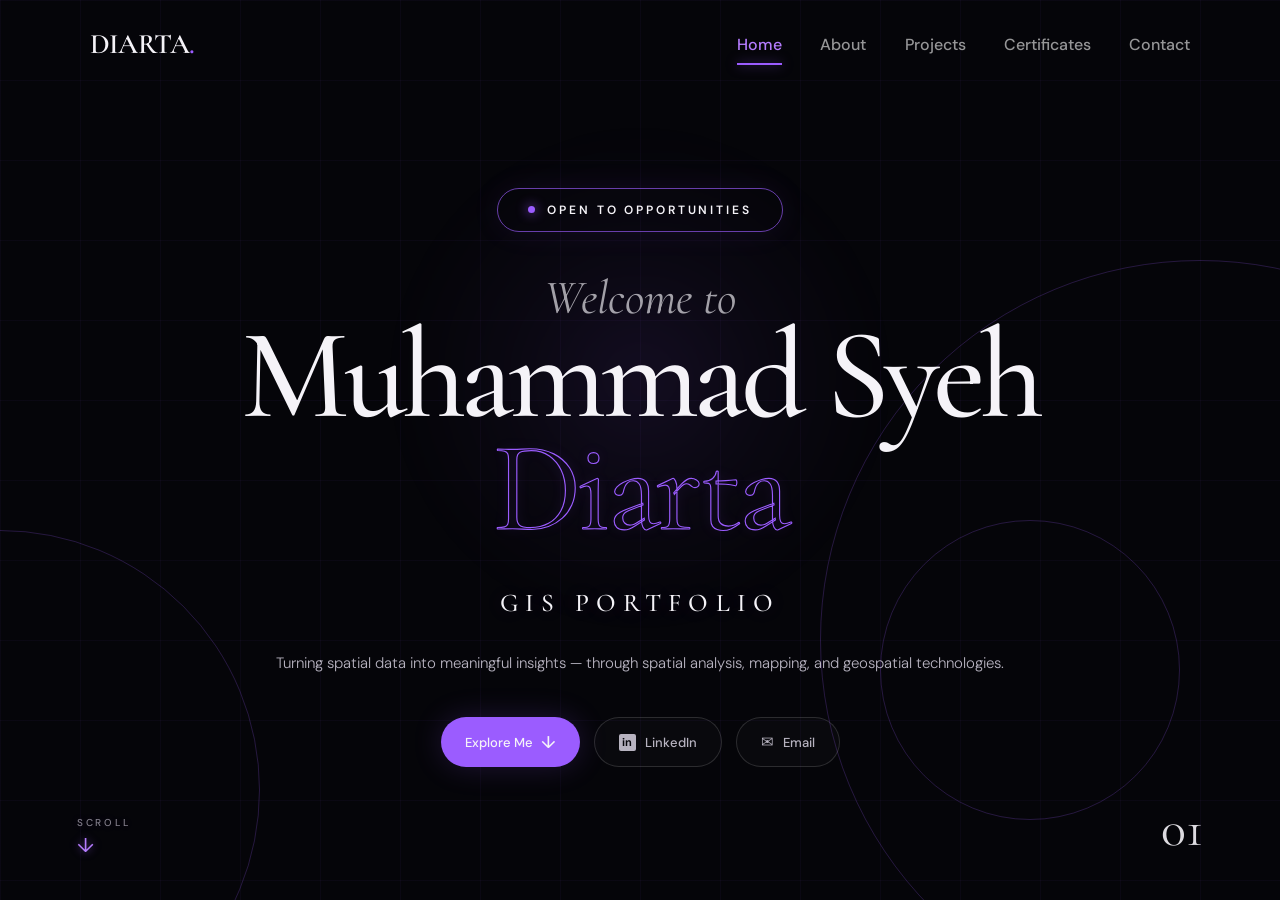
<file: index.html>
<!DOCTYPE html>
<html lang="en">

<head>

    <meta charset="UTF-8">

    <meta
        name="viewport"
        content="width=device-width, initial-scale=1.0"
    >

    <meta
        name="description"
        content="Muhammad Syeh Diarta - GIS Portfolio"
    >

    <title>Diarta. | GIS Portfolio</title>

    <!--
        ROOT ENTRY POINT

        GitHub Pages membuka file ini terlebih dahulu.
        Setelah itu diarahkan ke halaman Home.

        File ini sengaja tidak memanggil:
        - style.css
        - JavaScript
        - CSS halaman tertentu

        Tujuannya agar index.html tetap FIX.
    -->

    <meta
        http-equiv="refresh"
        content="0; url=html/1_home.html"
    >

    <script>

        window.location.replace(
            "html/1_home.html"
        );

    </script>

</head>


<body>

    <p>

        <a href="html/1_home.html">

            Open GIS Portfolio

        </a>

    </p>

</body>

</html>
</file>
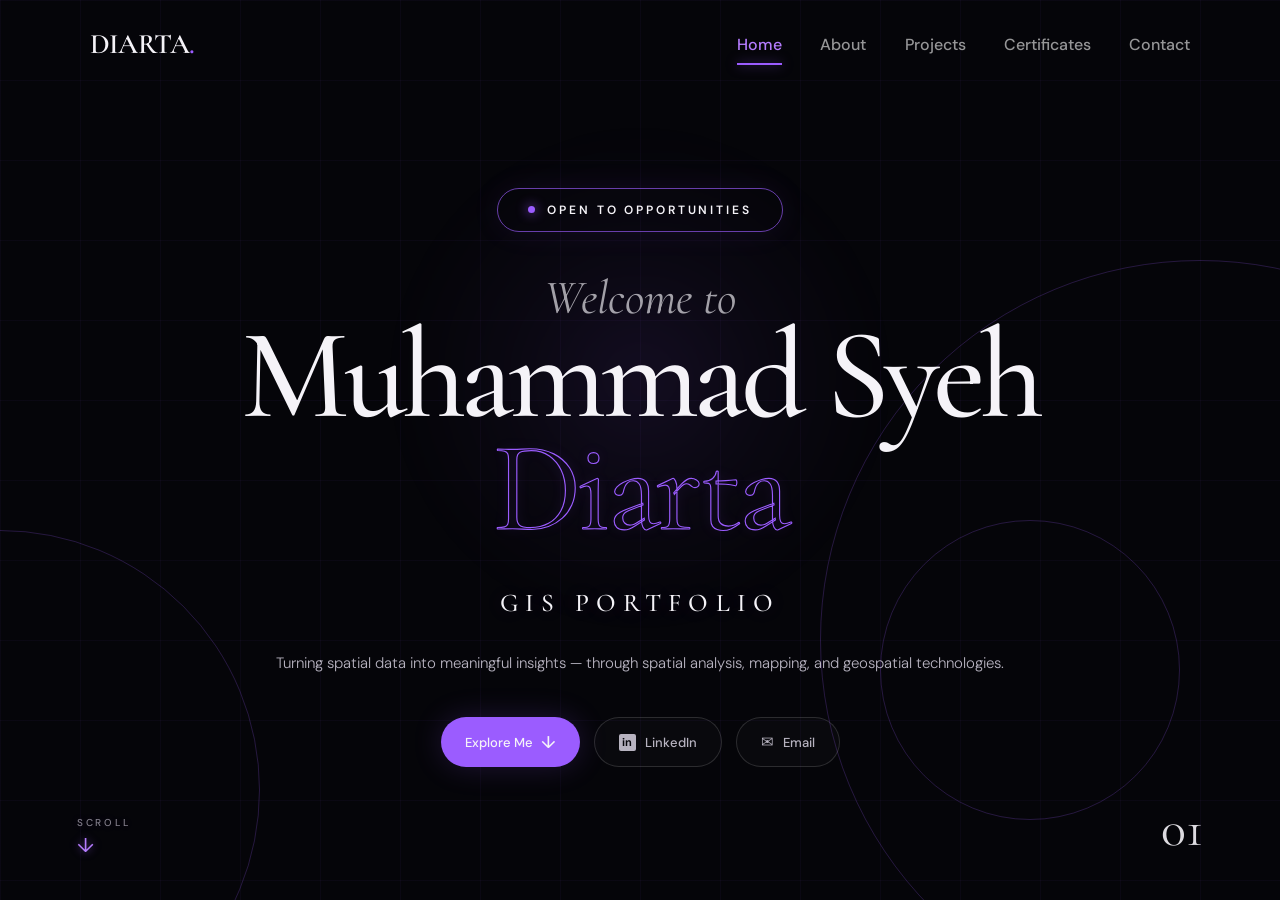
<file: html/1_home.html>
<!DOCTYPE html>
<html lang="en">

<head>

    <meta charset="UTF-8">

    <meta
        name="viewport"
        content="width=device-width, initial-scale=1.0"
    >

    <meta
        name="description"
        content="Muhammad Syeh Diarta - GIS Portfolio"
    >

    <title>Diarta. | GIS Portfolio</title>


    <!-- =====================================================
         GOOGLE FONTS
         ===================================================== -->

    <link rel="preconnect" href="https://fonts.googleapis.com">

    <link
        rel="preconnect"
        href="https://fonts.gstatic.com"
        crossorigin
    >

    <link
        href="https://fonts.googleapis.com/css2?family=Cormorant+Garamond:wght@400;500;600;700&family=DM+Sans:wght@300;400;500;600&display=swap"
        rel="stylesheet"
    >


    <!-- =====================================================
         GLOBAL CSS
         ===================================================== -->

    <link
        rel="stylesheet"
        href="../style.css"
    >


    <!-- =====================================================
         HOME CSS
         ===================================================== -->

    <link
        rel="stylesheet"
        href="../css/1_home.css"
    >

</head>


<body>


    <!-- =====================================================
         NAVBAR
         ===================================================== -->

    <header class="navbar">

        <a
            href="1_home.html"
            class="logo"
        >
            DIARTA<span>.</span>
        </a>


        <nav class="nav-menu">

            <a
                href="1_home.html"
                class="nav-link active"
            >
                Home
            </a>

            <a
                href="2_about.html"
                class="nav-link"
            >
                About
            </a>

            <a
                href="3_projects.html"
                class="nav-link"
            >
                Projects
            </a>

            <a
                href="4_certificates.html"
                class="nav-link"
            >
                Certificates
            </a>

            <a
                href="5_contact.html"
                class="nav-link"
            >
                Contact
            </a>

        </nav>

    </header>



    <!-- =====================================================
         HOME
         ===================================================== -->

    <main>

        <section
            class="home-section page-section"
            id="home"
        >


            <!-- =================================================
                 BACKGROUND GRID
                 ================================================= -->

            <div class="home-grid"></div>


            <!-- =================================================
                 DECORATIVE ORBS
                 ================================================= -->

            <div class="home-orb home-orb-left"></div>

            <div class="home-orb home-orb-right"></div>

            <div class="home-orb home-orb-small"></div>



            <!-- =================================================
                 HOME CONTENT
                 ================================================= -->

            <div class="home-content">


                <!-- Availability -->

                <div class="availability">

                    <span class="availability-dot"></span>

                    <span>
                        OPEN TO OPPORTUNITIES
                    </span>

                </div>



                <!-- Welcome -->

                <p class="welcome-text">
                    Welcome to
                </p>



                <!-- Name -->

                <h1 class="hero-name">

                    <span class="name-white">
                        Muhammad Syeh
                    </span>

                    <span class="name-purple">
                        Diarta
                    </span>

                </h1>



                <!-- Portfolio -->

                <p class="portfolio-label">
                    GIS PORTFOLIO
                </p>



                <!-- Description -->

                <p class="hero-description">

                    Turning spatial data into meaningful insights
                    — through spatial analysis, mapping, and
                    geospatial technologies.

                </p>



                <!-- Buttons -->

                <div class="hero-buttons">


                    <a
                        href="2_about.html"
                        class="btn btn-primary"
                    >
                        Explore Me
                        <span class="btn-arrow">↓</span>
                    </a>


                    <a
                        href="https://www.linkedin.com/in/muhammad-s-6697b5216/"
                        class="btn btn-secondary"
                        target="_blank"
                        rel="noopener noreferrer"
                    >
                        <span class="linkedin-icon">
                            in
                        </span>

                        LinkedIn
                    </a>


                    <a
                        href="mailto:muhammad.arta311@gmail.com"
                        class="btn btn-secondary"
                    >
                        <span class="email-icon">
                            ✉
                        </span>

                        Email
                    </a>


                </div>



            </div>



            <!-- =================================================
                 SCROLL INDICATOR
                 ================================================= -->

            <div class="scroll-indicator">

                <span class="scroll-text">
                    SCROLL
                </span>

                <span class="scroll-arrow">
                    ↓
                </span>

            </div>



            <!-- =================================================
                 PAGE NUMBER
                 ================================================= -->

            <div class="page-number">
                01
            </div>


        </section>

    </main>



    <!-- =====================================================
         JAVASCRIPT
         ===================================================== -->

    <script
        src="../js/script.js"
    ></script>


</body>

</html>
</file>
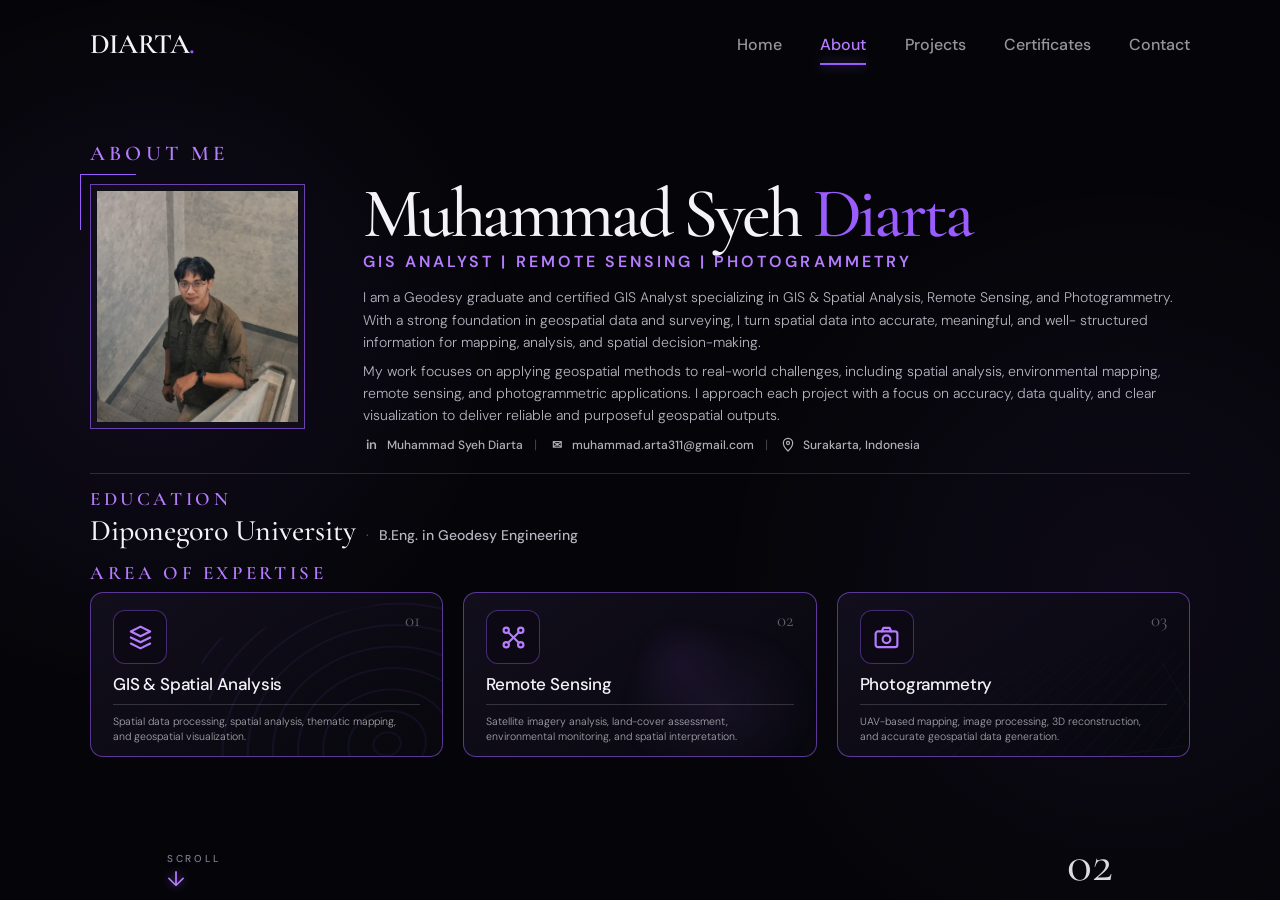
<file: html/2_about.html>
<!DOCTYPE html>
<html lang="en">

<head>
    <meta charset="UTF-8">
    <meta name="viewport" content="width=device-width, initial-scale=1.0">

    <meta
        name="description"
        content="Muhammad Syeh Diarta - About"
    >

    <title>Diarta. | About</title>

    <link rel="preconnect" href="https://fonts.googleapis.com">
    <link
        rel="preconnect"
        href="https://fonts.gstatic.com"
        crossorigin
    >

    <link
        href="https://fonts.googleapis.com/css2?family=Cormorant+Garamond:wght@400;500;600&family=DM+Sans:wght@300;400;500;600&display=swap"
        rel="stylesheet"
    >

    <link rel="stylesheet" href="../style.css">
    <link rel="stylesheet" href="../css/2_about.css">
</head>


<body>

<div class="page-wrapper">

    <!-- =====================================================
         NAVBAR
    ====================================================== -->

    <nav class="navbar">

        <a href="1_home.html" class="logo">
            DIARTA<span>.</span>
        </a>

        <div class="nav-menu">

            <a href="1_home.html" class="nav-link">
                Home
            </a>

            <a href="2_about.html" class="nav-link active">
                About
            </a>

            <a href="3_projects.html" class="nav-link">
                Projects
            </a>

            <a href="4_certificates.html" class="nav-link">
                Certificates
            </a>

            <a href="5_contact.html" class="nav-link">
                Contact
            </a>

        </div>

    </nav>


    <!-- =====================================================
         ABOUT
    ====================================================== -->

    <section
        id="about"
        class="page-section about-section"
    >

        <div class="about-background"></div>


        <div class="section-inner about-inner">


            <!-- =================================================
                 HEADING
            ================================================== -->

            <div class="section-heading about-heading">

                <span class="section-kicker">
                    ABOUT ME
                </span>

            </div>


            <!-- =================================================
                 PROFILE
            ================================================== -->

            <div class="about-profile">


                <!-- PHOTO -->

                <div class="profile-photo-wrapper">

                    <div class="profile-photo-frame">

                        <img
                            src="../assets/images/Photo_1.png"
                            alt="Muhammad Syeh Diarta"
                            class="profile-photo"
                        >

                    </div>

                </div>


                <!-- PROFILE CONTENT -->

                <div class="profile-content">


                    <!-- NAME -->

                   <h2 class="profile-name">
    <span class="name-white">Muhammad Syeh </span><span class="name-purple">Diarta</span>
</h2>


                    <!-- ROLE
                         Dipindahkan ke bawah nama
                    -->

                    <span class="profile-role">
                        GIS ANALYST | REMOTE SENSING | PHOTOGRAMMETRY
                    </span>


                    <!-- DESCRIPTION -->

                    <p class="profile-description">
                        I am a Geodesy graduate and certified GIS Analyst specializing in GIS & Spatial
                        Analysis, Remote Sensing, and Photogrammetry. With a strong foundation in
                        geospatial data and surveying, I turn spatial data into accurate, meaningful, and well-
                        structured information for mapping, analysis, and spatial decision-making.
                    </p>


                    <p class="profile-description">
                        My work focuses on applying geospatial methods to real-world challenges, including
                        spatial analysis, environmental mapping, remote sensing, and photogrammetric
                        applications. I approach each project with a focus on accuracy, data quality, and clear
                        visualization to deliver reliable and purposeful geospatial outputs.
                    </p>


                    <!-- CONTACT -->

                    <div class="profile-links">

                        <!-- LINKEDIN -->

                        <a
                            href="https://www.linkedin.com/in/muhammad-s-6697b5216/"
                            target="_blank"
                            rel="noopener noreferrer"
                            class="profile-link"
                        >

                            <span class="profile-link-icon linkedin-icon">
                                in
                            </span>

                            <span>
                                Muhammad Syeh Diarta
                            </span>

                        </a>


                        <span class="profile-link-separator">
                            |
                        </span>


                        <!-- EMAIL -->

                        <a
                            href="mailto:muhammad.arta311@gmail.com"
                            class="profile-link"
                        >

                            <span class="profile-link-icon">
                                ✉
                            </span>

                            <span>
                                muhammad.arta311@gmail.com
                            </span>

                        </a>


                        <span class="profile-link-separator">
                            |
                        </span>


                        <!-- LOCATION -->

                        <a
                            href="https://www.google.com/maps/search/?api=1&query=Surakarta%2C%20Indonesia"
                            target="_blank"
                            rel="noopener noreferrer"
                            class="profile-link profile-location"
                        >

                            <span class="profile-link-icon location-icon">

                                <svg
                                    viewBox="0 0 24 24"
                                    aria-hidden="true"
                                >

                                    <path
                                        d="M12 21s7-6.2 7-12a7 7 0 1 0-14 0c0 5.8 7 12 7 12Z"
                                    ></path>

                                    <circle
                                        cx="12"
                                        cy="9"
                                        r="2.3"
                                    ></circle>

                                </svg>

                            </span>

                            <span>
                                Surakarta, Indonesia
                            </span>

                        </a>

                    </div>

                </div>

            </div>


            <!-- =================================================
                 EDUCATION
            ================================================== -->

            <div class="education-section">

                <span class="about-detail-label">
                    EDUCATION
                </span>


                <div class="education-item">

                    <span class="education-place">
                        Diponegoro University
                    </span>

                    <span class="education-separator">
                        ·
                    </span>

                    <span class="education-degree">
    B.Eng. in Geodesy Engineering
</span>
                    
            </div>


            <!-- =================================================
                 AREAS OF EXPERTISE
            ================================================== -->

            <div class="skills-section">

                <span class="about-detail-label">
                    AREA OF EXPERTISE
                </span>


                <div class="skills-cards">


                    <!-- =================================================
                         CARD 01 — GIS
                    ================================================== -->

                    <div class="skill-card skill-card-gis">

                        <div class="skill-decoration"></div>


                        <div class="skill-card-top">

                            <div class="skill-icon">

                                <svg
                                    viewBox="0 0 24 24"
                                    aria-hidden="true"
                                >

                                    <path
                                        d="M4 7l8-4 8 4-8 4-8-4Z"
                                    ></path>

                                    <path
                                        d="M4 12l8 4 8-4"
                                    ></path>

                                    <path
                                        d="M4 17l8 4 8-4"
                                    ></path>

                                </svg>

                            </div>


                            <span class="skill-number">
                                01
                            </span>

                        </div>


                        <div class="skill-card-content">

                            <h3>
    GIS &amp; Spatial Analysis
</h3>

                            <div class="skill-card-line"></div>

                            <p>
    Spatial data processing, spatial analysis, thematic mapping, and geospatial visualization.
</p>

                        </div>

                    </div>


                    <!-- =================================================
                         CARD 02 — REMOTE SENSING
                    ================================================== -->

                    <div class="skill-card skill-card-remote">

                        <div class="skill-decoration"></div>


                        <div class="skill-card-top">

                            <div class="skill-icon">

                                <svg
                                    viewBox="0 0 24 24"
                                    aria-hidden="true"
                                >

                                    <circle
                                        cx="6"
                                        cy="6"
                                        r="2.2"
                                    ></circle>

                                    <circle
                                        cx="18"
                                        cy="6"
                                        r="2.2"
                                    ></circle>

                                    <circle
                                        cx="6"
                                        cy="18"
                                        r="2.2"
                                    ></circle>

                                    <circle
                                        cx="18"
                                        cy="18"
                                        r="2.2"
                                    ></circle>

                                    <path
                                        d="M8 8l8 8"
                                    ></path>

                                    <path
                                        d="M16 8l-8 8"
                                    ></path>

                                </svg>

                            </div>


                            <span class="skill-number">
                                02
                            </span>

                        </div>


                        <div class="skill-card-content">

                            <h3>
    Remote Sensing
</h3>

                            <div class="skill-card-line"></div>

                            <p>
    Satellite imagery analysis, land-cover assessment, environmental monitoring, and spatial interpretation.
</p>

                        </div>

                    </div>


                    <!-- =================================================
                         CARD 03 — PHOTOGRAMMETRY
                    ================================================== -->

                    <div class="skill-card skill-card-photo">

                        <div class="skill-decoration"></div>


                        <div class="skill-card-top">

                            <div class="skill-icon">

                                <svg
                                    viewBox="0 0 24 24"
                                    aria-hidden="true"
                                >

                                    <rect
                                        x="3"
                                        y="7"
                                        width="18"
                                        height="13"
                                        rx="2"
                                    ></rect>

                                    <path
                                        d="M8 7l1.5-3h5L16 7"
                                    ></path>

                                    <circle
                                        cx="12"
                                        cy="13.5"
                                        r="3.2"
                                    ></circle>

                                </svg>

                            </div>


                            <span class="skill-number">
                                03
                            </span>

                        </div>


                        <div class="skill-card-content">

                            <h3>
                                Photogrammetry
                            </h3>

                            <div class="skill-card-line"></div>

                            <p>
    UAV-based mapping, image processing, 3D reconstruction, and accurate geospatial data generation.
</p>
                        </div>

                    </div>


                </div>

            </div>


        </div>


        <!-- =================================================
             SCROLL
        ================================================== -->

        <div class="about-scroll-indicator">

            <span class="about-scroll-text">
                SCROLL
            </span>

            <span class="about-scroll-arrow">
                ↓
            </span>

        </div>


        <!-- PAGE NUMBER -->

        <span class="page-number">
            02
        </span>

    </section>

</div>


<script src="../js/script.js"></script>

</body>
</html>
</file>
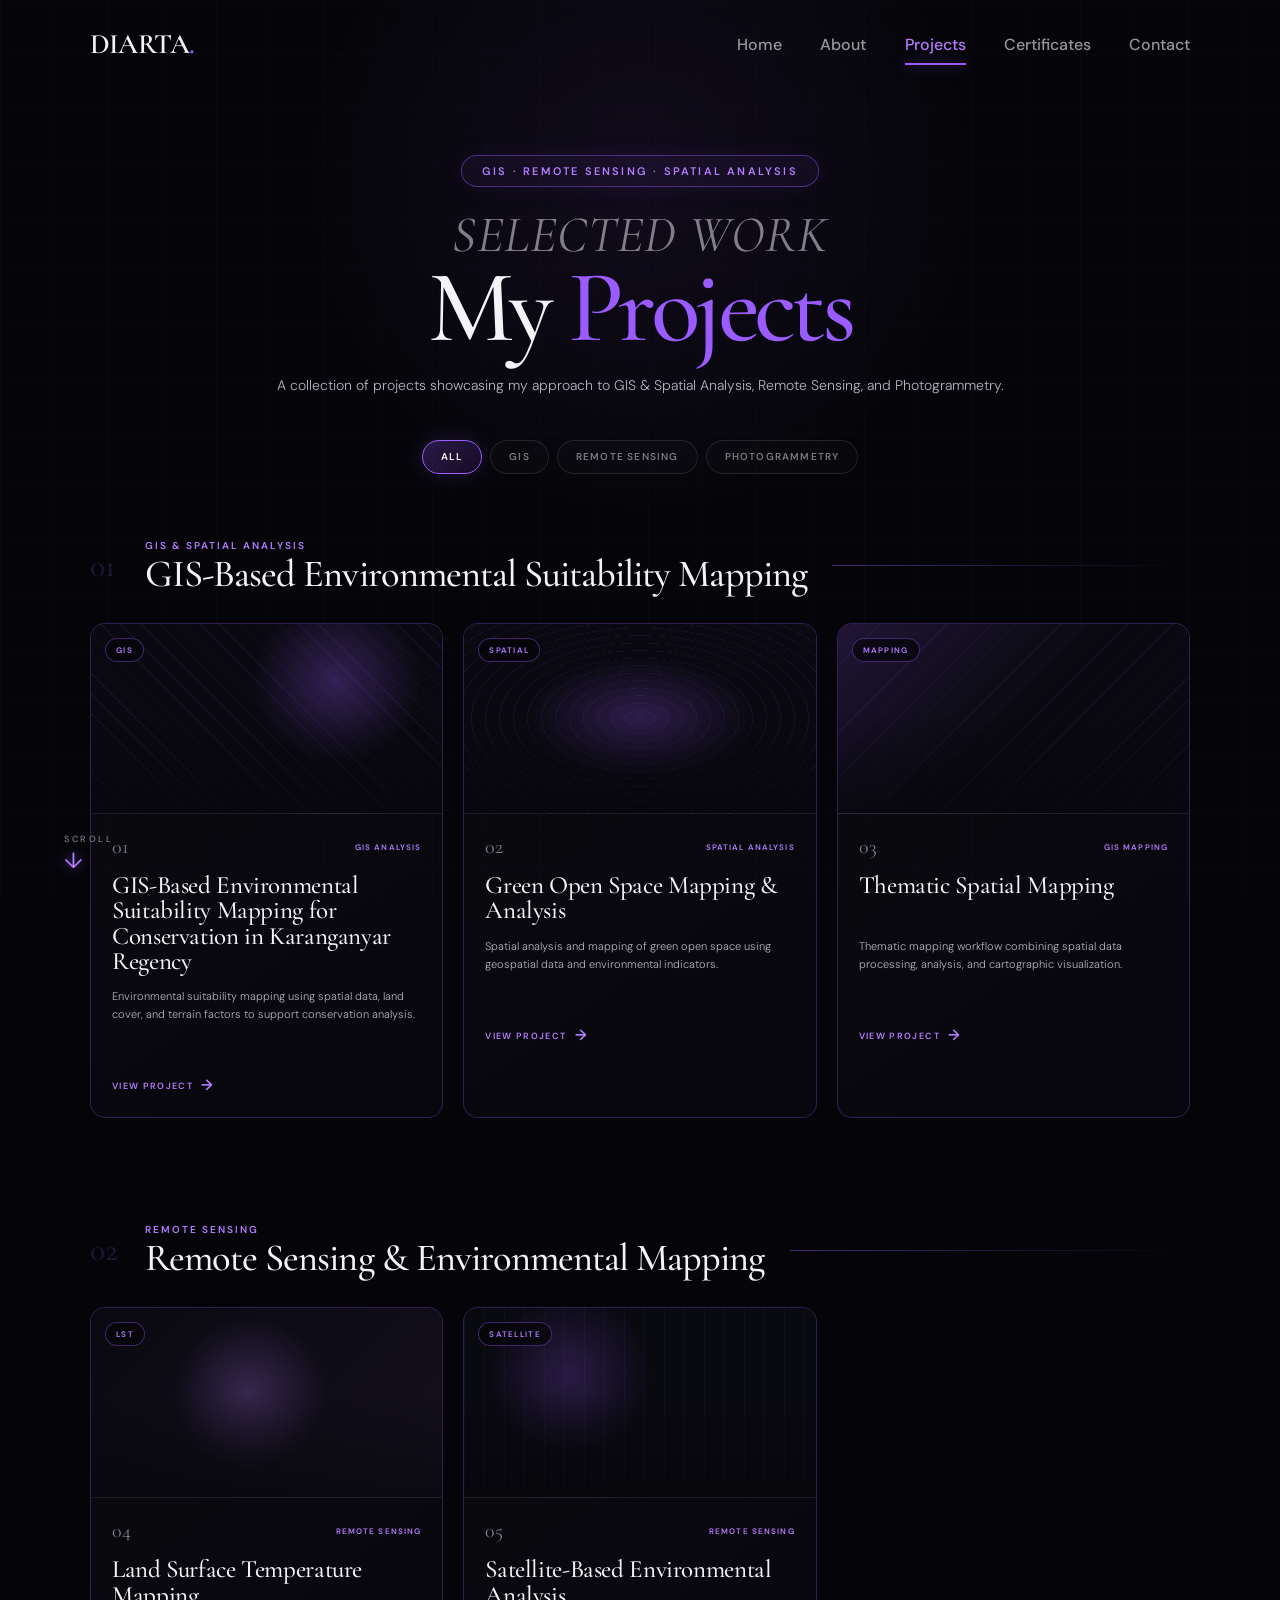
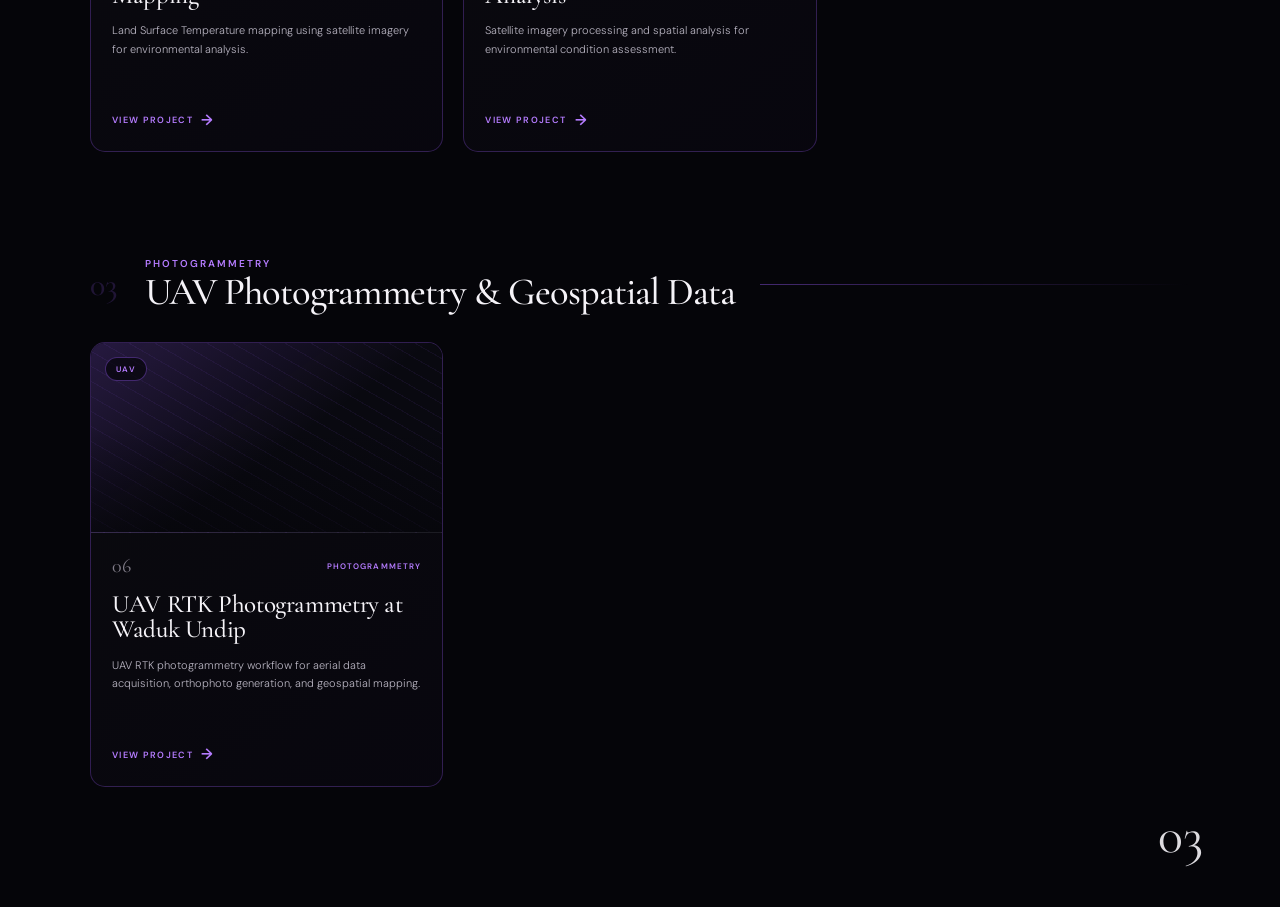
<file: html/3_projects.html>
<!DOCTYPE html>
<html lang="en">
<head>
    <meta charset="UTF-8">
    <meta name="viewport" content="width=device-width, initial-scale=1.0">

    <meta
        name="description"
        content="Muhammad Syeh Diarta - GIS Projects Portfolio"
    >

    <title>Diarta. | Projects</title>

    <!-- Google Fonts -->
    <link rel="preconnect" href="https://fonts.googleapis.com">
    <link rel="preconnect" href="https://fonts.gstatic.com" crossorigin>

    <link
        href="https://fonts.googleapis.com/css2?family=Cormorant+Garamond:wght@400;500;600&family=DM+Sans:wght@300;400;500;600&display=swap"
        rel="stylesheet"
    >

    <!-- Global CSS -->
    <link rel="stylesheet" href="../style.css">

    <!-- Projects CSS -->
    <link rel="stylesheet" href="../css/3_projects.css">
</head>

<body>

<div class="page-wrapper">

    <!-- =========================================================
         NAVBAR
    ========================================================== -->

    <nav class="navbar">

        <a href="1_home.html" class="logo">
            DIARTA<span>.</span>
        </a>

        <div class="nav-menu">

            <a href="1_home.html" class="nav-link">
                Home
            </a>

            <a href="2_about.html" class="nav-link">
                About
            </a>

            <a href="3_projects.html" class="nav-link active">
                Projects
            </a>

            <a href="4_certificates.html" class="nav-link">
                Certificates
            </a>

            <a href="5_contact.html" class="nav-link">
                Contact
            </a>

        </div>

    </nav>


    <!-- =========================================================
         PROJECTS PAGE
    ========================================================== -->

    <main class="projects-page">

        <!-- BACKGROUND -->
        <div class="projects-background"></div>


        <!-- =====================================================
             HERO
        ====================================================== -->

        <section class="projects-hero">

            <div class="projects-hero-content">

                <span class="projects-badge">
                    GIS · REMOTE SENSING · SPATIAL ANALYSIS
                </span>

                <span class="projects-kicker">
                    SELECTED WORK
                </span>

                <h1>
                    My <span>Projects</span>
                </h1>

                <p>
                    A collection of projects showcasing my approach to
                    GIS & Spatial Analysis, Remote Sensing, and Photogrammetry.
                </p>

            </div>

        </section>


        <!-- =====================================================
             FILTER
        ====================================================== -->

        <section class="projects-filter-section">

            <div class="projects-filter">

    <button class="filter-button active" data-filter="all">
        ALL
    </button>

    <button class="filter-button" data-filter="gis">
        GIS
    </button>

    <button class="filter-button" data-filter="remote-sensing">
        REMOTE SENSING
    </button>

    <button class="filter-button" data-filter="photogrammetry">
        PHOTOGRAMMETRY
    </button>

</div>

        </section>


        <!-- =====================================================
             PROJECT LIST
        ====================================================== -->

        <section class="projects-list-section">

            <div class="projects-list">


                <!-- =================================================
                     PROJECT 01
                ================================================== -->

                <article
                    class="project-group"
                    data-category="gis spatial-analysis"
                >

                    <div class="project-group-heading">

                        <div class="project-number">
                            01
                        </div>

                        <div class="project-heading-content">

                            <span class="project-category">
                                GIS & SPATIAL ANALYSIS
                            </span>

                            <h2>
                                GIS-Based Environmental
                                Suitability Mapping
                            </h2>

                        </div>

                        <div class="project-heading-line"></div>

                    </div>


                    <div class="project-card-grid">

                        <article class="project-card">

                            <div class="project-image project-image-01">

                                <div class="project-image-overlay"></div>

                                <span class="project-image-label">
                                    GIS
                                </span>

                            </div>

                            <div class="project-card-content">

                                <div class="project-card-top">

                                    <span class="project-card-index">
                                        01
                                    </span>

                                    <span class="project-card-type">
                                        GIS ANALYSIS
                                    </span>

                                </div>

                                <h3>
                                    GIS-Based Environmental
                                    Suitability Mapping for
                                    Conservation in Karanganyar Regency
                                </h3>

                                <p>
                                    Environmental suitability mapping
                                    using spatial data, land cover,
                                    and terrain factors to support
                                    conservation analysis.
                                </p>

                                <a
                                    href="#"
                                    class="project-view"
                                >
                                    VIEW PROJECT
                                    <span>→</span>
                                </a>

                            </div>

                        </article>


                        <article class="project-card">

                            <div class="project-image project-image-02">

                                <div class="project-image-overlay"></div>

                                <span class="project-image-label">
                                    SPATIAL
                                </span>

                            </div>

                            <div class="project-card-content">

                                <div class="project-card-top">

                                    <span class="project-card-index">
                                        02
                                    </span>

                                    <span class="project-card-type">
                                        SPATIAL ANALYSIS
                                    </span>

                                </div>

                                <h3>
                                    Green Open Space
                                    Mapping & Analysis
                                </h3>

                                <p>
                                    Spatial analysis and mapping of
                                    green open space using geospatial
                                    data and environmental indicators.
                                </p>

                                <a
                                    href="#"
                                    class="project-view"
                                >
                                    VIEW PROJECT
                                    <span>→</span>
                                </a>

                            </div>

                        </article>


                        <article class="project-card">

                            <div class="project-image project-image-03">

                                <div class="project-image-overlay"></div>

                                <span class="project-image-label">
                                    MAPPING
                                </span>

                            </div>

                            <div class="project-card-content">

                                <div class="project-card-top">

                                    <span class="project-card-index">
                                        03
                                    </span>

                                    <span class="project-card-type">
                                        GIS MAPPING
                                    </span>

                                </div>

                                <h3>
                                    Thematic Spatial Mapping
                                </h3>

                                <p>
                                    Thematic mapping workflow combining
                                    spatial data processing, analysis,
                                    and cartographic visualization.
                                </p>

                                <a
                                    href="#"
                                    class="project-view"
                                >
                                    VIEW PROJECT
                                    <span>→</span>
                                </a>

                            </div>

                        </article>

                    </div>

                </article>


                <!-- =================================================
                     PROJECT 02
                ================================================== -->

                <article
                    class="project-group"
                    data-category="remote-sensing spatial-analysis"
                >

                    <div class="project-group-heading">

                        <div class="project-number">
                            02
                        </div>

                        <div class="project-heading-content">

                            <span class="project-category">
                                REMOTE SENSING
                            </span>

                            <h2>
                                Remote Sensing
                                & Environmental Mapping
                            </h2>

                        </div>

                        <div class="project-heading-line"></div>

                    </div>


                    <div class="project-card-grid">

                        <article class="project-card">

                            <div class="project-image project-image-04">

                                <div class="project-image-overlay"></div>

                                <span class="project-image-label">
                                    LST
                                </span>

                            </div>

                            <div class="project-card-content">

                                <div class="project-card-top">

                                    <span class="project-card-index">
                                        04
                                    </span>

                                    <span class="project-card-type">
                                        REMOTE SENSING
                                    </span>

                                </div>

                                <h3>
                                    Land Surface Temperature
                                    Mapping
                                </h3>

                                <p>
                                    Land Surface Temperature mapping
                                    using satellite imagery for
                                    environmental analysis.
                                </p>

                                <a
                                    href="#"
                                    class="project-view"
                                >
                                    VIEW PROJECT
                                    <span>→</span>
                                </a>

                            </div>

                        </article>


                        <article class="project-card">

                            <div class="project-image project-image-05">

                                <div class="project-image-overlay"></div>

                                <span class="project-image-label">
                                    SATELLITE
                                </span>

                            </div>

                            <div class="project-card-content">

                                <div class="project-card-top">

                                    <span class="project-card-index">
                                        05
                                    </span>

                                    <span class="project-card-type">
                                        REMOTE SENSING
                                    </span>

                                </div>

                                <h3>
                                    Satellite-Based
                                    Environmental Analysis
                                </h3>

                                <p>
                                    Satellite imagery processing and
                                    spatial analysis for environmental
                                    condition assessment.
                                </p>

                                <a
                                    href="#"
                                    class="project-view"
                                >
                                    VIEW PROJECT
                                    <span>→</span>
                                </a>

                            </div>

                        </article>

                    </div>

                </article>


                <!-- =================================================
                     PROJECT 03
                ================================================== -->

                <article
                    class="project-group"
                    data-category="photogrammetry thesis"
                >

                    <div class="project-group-heading">

                        <div class="project-number">
                            03
                        </div>

                        <div class="project-heading-content">

                            <span class="project-category">
                                PHOTOGRAMMETRY
                            </span>

                            <h2>
                                UAV Photogrammetry
                                & Geospatial Data
                            </h2>

                        </div>

                        <div class="project-heading-line"></div>

                    </div>


                    <div class="project-card-grid">

                        <article class="project-card">

                            <div class="project-image project-image-06">

                                <div class="project-image-overlay"></div>

                                <span class="project-image-label">
                                    UAV
                                </span>

                            </div>

                            <div class="project-card-content">

                                <div class="project-card-top">

                                    <span class="project-card-index">
                                        06
                                    </span>

                                    <span class="project-card-type">
                                        PHOTOGRAMMETRY
                                    </span>

                                </div>

                                <h3>
                                    UAV RTK Photogrammetry
                                    at Waduk Undip
                                </h3>

                                <p>
                                    UAV RTK photogrammetry workflow
                                    for aerial data acquisition,
                                    orthophoto generation, and
                                    geospatial mapping.
                                </p>

                                <a
                                    href="#"
                                    class="project-view"
                                >
                                    VIEW PROJECT
                                    <span>→</span>
                                </a>

                            </div>

                        </article>

                    </div>

                </article>

            </div>

        </section>


        <!-- =====================================================
             SCROLL INDICATOR
        ====================================================== -->

        <div class="projects-scroll-indicator">

            <span class="projects-scroll-text">
                SCROLL
            </span>

            <span class="projects-scroll-arrow">
                ↓
            </span>

        </div>


        <!-- PAGE NUMBER -->

        <span class="page-number">
            03
        </span>

    </main>

</div>


<!-- =============================================================
     FILTER SCRIPT
============================================================= -->

<script>
document.addEventListener("DOMContentLoaded", () => {

    const filterButtons =
        document.querySelectorAll(".filter-button");

    const projectGroups =
        document.querySelectorAll(".project-group");


    filterButtons.forEach((button) => {

        button.addEventListener("click", () => {

            const filter =
                button.getAttribute("data-filter");


            filterButtons.forEach((item) => {
                item.classList.remove("active");
            });

            button.classList.add("active");


            projectGroups.forEach((group) => {

                const categories =
                    group.getAttribute("data-category");


                if (
                    filter === "all" ||
                    categories.includes(filter)
                ) {

                    group.classList.remove("hidden");

                } else {

                    group.classList.add("hidden");

                }

            });

        });

    });

});
</script>


</body>
</html>
</file>
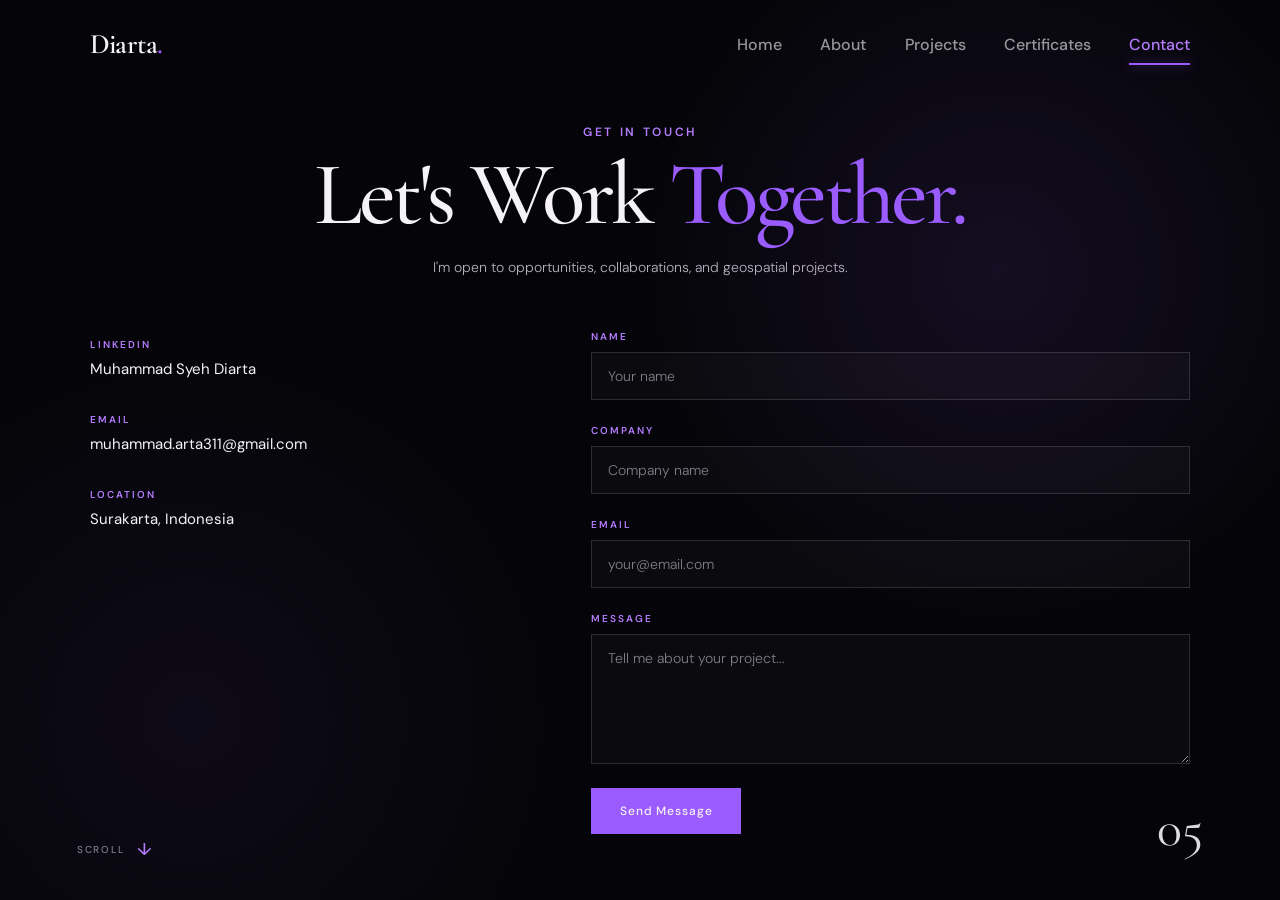
<file: html/5_contact.html>
<!DOCTYPE html>
<html lang="en">
<head>
    <meta charset="UTF-8">
    <meta name="viewport" content="width=device-width, initial-scale=1.0">

    <meta
        name="description"
        content="Muhammad Syeh Diarta - Contact"
    >

    <title>Contact | Diarta.</title>

    <!-- Google Fonts -->
    <link rel="preconnect" href="https://fonts.googleapis.com">
    <link rel="preconnect" href="https://fonts.gstatic.com" crossorigin>

    <link
        href="https://fonts.googleapis.com/css2?family=Cormorant+Garamond:wght@400;500;600&family=DM+Sans:wght@300;400;500;600&display=swap"
        rel="stylesheet"
    >

    <!-- Global CSS -->
    <link rel="stylesheet" href="../style.css">

    <!-- Contact CSS -->
    <link rel="stylesheet" href="../css/5_contact.css">
</head>

<body>

    <div class="page-wrapper">

        <!-- ================= NAVBAR ================= -->

        <header class="navbar">

            <a href="1_home.html" class="logo">
                Diarta<span>.</span>
            </a>

            <nav class="nav-menu">

                <a href="1_home.html" class="nav-link">
                    Home
                </a>

                <a href="2_about.html" class="nav-link">
                    About
                </a>

                <a href="3_projects.html" class="nav-link">
                    Projects
                </a>

                <a href="4_certificates.html" class="nav-link">
                    Certificates
                </a>

                <a href="5_contact.html" class="nav-link active">
                    Contact
                </a>

            </nav>

        </header>


        <!-- ================= CONTACT ================= -->

        <section class="page-section contact-section">

            <div class="contact-background"></div>

            <div class="section-inner contact-inner">

                <!-- HEADER -->

                <div class="contact-header">

                    <span class="section-kicker">
                        GET IN TOUCH
                    </span>

                    <h1>
                        Let's Work
                        <span>Together.</span>
                    </h1>

                    <p>
                        I'm open to opportunities, collaborations,
                        and geospatial projects.
                    </p>

                </div>


                <!-- CONTENT -->

                <div class="contact-content">


                    <!-- CONTACT INFORMATION -->

                    <div class="contact-info">

                        <div class="contact-info-item">

                            <span class="contact-label">
                                LINKEDIN
                            </span>

                            <a
                                href="https://www.linkedin.com/in/muhammad-s-6697b5216/"
                                target="_blank"
                                rel="noopener noreferrer"
                            >
                                Muhammad Syeh Diarta
                            </a>

                        </div>


                        <div class="contact-info-item">

                            <span class="contact-label">
                                EMAIL
                            </span>

                            <a href="mailto:muhammad.arta311@gmail.com">
                                muhammad.arta311@gmail.com
                            </a>

                        </div>


                        <div class="contact-info-item">

                            <span class="contact-label">
                                LOCATION
                            </span>

                            <a
                                href="https://www.google.com/maps/search/?api=1&query=Surakarta%2C%20Indonesia"
                                target="_blank"
                                rel="noopener noreferrer"
                            >
                                Surakarta, Indonesia
                            </a>

                        </div>

                    </div>


                    <!-- CONTACT FORM -->

                    <div class="contact-form-wrapper">

                        <form
    class="contact-form"
    id="contactForm"
>

    <input
        type="hidden"
        name="access_key"
        value="693df27a-9aca-467e-90c4-c8e0117beee7"
    >


    <!-- NAME -->

    <div class="form-group">

        <label for="name">
            NAME
        </label>

        <input
            type="text"
            id="name"
            name="name"
            placeholder="Your name"
            required
        >

    </div>


    <!-- COMPANY -->

    <div class="form-group">

        <label for="company">
            COMPANY
        </label>

        <input
            type="text"
            id="company"
            name="company"
            placeholder="Company name"
        >

    </div>


    <!-- EMAIL -->

    <div class="form-group">

        <label for="email">
            EMAIL
        </label>

        <input
            type="email"
            id="email"
            name="email"
            placeholder="your@email.com"
            required
        >

    </div>


    <!-- MESSAGE -->

    <div class="form-group">

        <label for="message">
            MESSAGE
        </label>

        <textarea
            id="message"
            name="message"
            rows="5"
            placeholder="Tell me about your project..."
            required
        ></textarea>

    </div>


    <!-- SUBMIT -->

    <button
    type="submit"
    class="contact-submit"
>
    Send Message
</button>

<div
    id="formResult"
    class="form-result"
    aria-live="polite"
></div>
                           
                            <a
    href="#"
    id="whatsappButton"
    class="whatsapp-button"
    target="_blank"
    rel="noopener noreferrer"
>
    Continue to WhatsApp
</a>
                            

</form>

                    </div>

                </div>

            </div>


            <!-- PAGE NUMBER -->

            <span class="page-number">
                05
            </span>


            <!-- SCROLL INDICATOR -->

            <div class="scroll-indicator">

                <span>
                    SCROLL
                </span>

                <span class="scroll-arrow">
                    ↓
                </span>

            </div>

        </section>

        </div>


    <!-- CONTACT FORM SCRIPT -->

    <script>

        const form = document.getElementById("contactForm");
        const result = document.getElementById("formResult");
        const button = form.querySelector(".contact-submit");
        const whatsappButton = document.getElementById("whatsappButton");

        form.addEventListener("submit", async function (event) {

            event.preventDefault();

            const formData = new FormData(form);

            const object = Object.fromEntries(formData);

            const json = JSON.stringify(object);

            result.style.display = "block";
            result.textContent = "Sending message...";

            button.disabled = true;
            button.textContent = "Sending...";

            try {

                const response = await fetch(
                    "https://api.web3forms.com/submit",
                    {
                        method: "POST",

                        headers: {
                            "Content-Type": "application/json",
                            "Accept": "application/json"
                        },

                        body: json
                    }
                );

                const data = await response.json();

                if (response.status === 200) {

    result.textContent =
        "Message sent successfully. Thank you for reaching out.";

    result.classList.remove("error");
    result.classList.add("success");


    const name = formData.get("name");
    const company = formData.get("company");
    const email = formData.get("email");
    const message = formData.get("message");


    const whatsappMessage =
        "Hello Muhammad Syeh Diarta,%0A%0A" +
        "Name: " + encodeURIComponent(name) + "%0A" +
        "Company: " + encodeURIComponent(company || "-") + "%0A" +
        "Email: " + encodeURIComponent(email) + "%0A%0A" +
        "Message:%0A" +
        encodeURIComponent(message) + "%0A%0A" +
        "I contacted you through your GIS Portfolio.";


    whatsappButton.href =
        "https://wa.me/6281215126774?text=" +
        whatsappMessage;

    whatsappButton.style.display = "inline-flex";


    form.reset();

                } else {

                    result.textContent =
                        data.message || "Something went wrong. Please try again.";

                    result.classList.remove("success");
                    result.classList.add("error");

                }

            } catch (error) {

                result.textContent =
                    "Something went wrong. Please try again.";

                result.classList.remove("success");
                result.classList.add("error");

                console.error(error);

            } finally {

                button.disabled = false;
                button.textContent = "Send Message";

            }

        });

    </script>

</body>
</html>
</file>
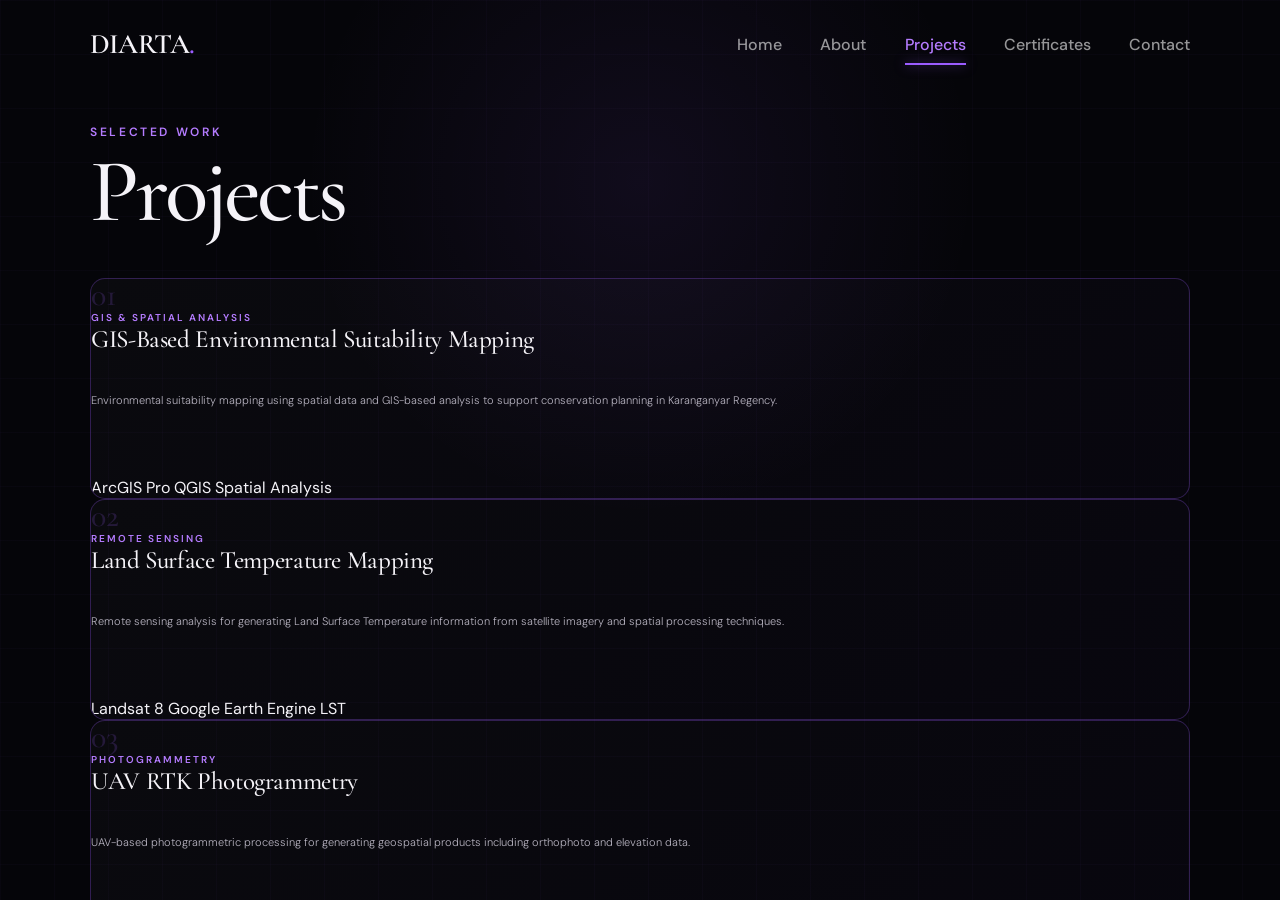
<file: html/projects.html>
<!DOCTYPE html>
<html lang="en">
<head>
    <meta charset="UTF-8">
    <meta name="viewport" content="width=device-width, initial-scale=1.0">

    <meta
        name="description"
        content="GIS Projects - Muhammad Syeh Diarta"
    >

    <title>Projects | Diarta GIS Portfolio</title>

    <!-- Google Fonts -->
    <link rel="preconnect" href="https://fonts.googleapis.com">
    <link rel="preconnect" href="https://fonts.gstatic.com" crossorigin>

    <link
        href="https://fonts.googleapis.com/css2?family=Cormorant+Garamond:wght@400;500;600;700&family=DM+Sans:wght@400;500;600;700&display=swap"
        rel="stylesheet"
    >

    <!-- Global CSS -->
    <link rel="stylesheet" href="../style.css">

    <!-- Projects CSS -->
    <link rel="stylesheet" href="../css/3_projects.css">
</head>

<body>

    <div class="page-wrapper">

        <!-- =========================
             NAVIGATION
             ========================= -->

        <nav class="navbar">

            <a href="1_home.html" class="logo">
                DIARTA<span>.</span>
            </a>

            <div class="nav-menu">

                <a href="1_home.html" class="nav-link">
                    Home
                </a>

                <a href="2_about.html" class="nav-link">
                    About
                </a>

                <a href="3_projects.html" class="nav-link active">
                    Projects
                </a>

                <a href="4_certificates.html" class="nav-link">
                    Certificates
                </a>

                <a href="5_contact.html" class="nav-link">
                    Contact
                </a>

            </div>

        </nav>


        <!-- =========================
             PROJECTS SECTION
             ========================= -->

        <section
            id="projects"
            class="page-section projects-section"
        >

            <!-- Background -->
            <div class="projects-background"></div>


            <div class="section-inner projects-inner">

                <!-- Section Heading -->
                <div class="section-heading projects-heading">

                    <span class="section-kicker">
                        SELECTED WORK
                    </span>

                    <h2>
                        Projects
                    </h2>

                </div>


                <!-- Project List -->
                <div class="projects-grid">


                    <!-- =========================
                         PROJECT 01
                         ========================= -->

                    <article class="project-card">

                        <div class="project-number">
                            01
                        </div>

                        <div class="project-content">

                            <span class="project-category">
                                GIS & SPATIAL ANALYSIS
                            </span>

                            <h3>
                                GIS-Based Environmental
                                Suitability Mapping
                            </h3>

                            <p>
                                Environmental suitability mapping using
                                spatial data and GIS-based analysis to
                                support conservation planning in
                                Karanganyar Regency.
                            </p>

                            <div class="project-tags">

                                <span>
                                    ArcGIS Pro
                                </span>

                                <span>
                                    QGIS
                                </span>

                                <span>
                                    Spatial Analysis
                                </span>

                            </div>

                        </div>

                    </article>


                    <!-- =========================
                         PROJECT 02
                         ========================= -->

                    <article class="project-card">

                        <div class="project-number">
                            02
                        </div>

                        <div class="project-content">

                            <span class="project-category">
                                REMOTE SENSING
                            </span>

                            <h3>
                                Land Surface Temperature
                                Mapping
                            </h3>

                            <p>
                                Remote sensing analysis for generating
                                Land Surface Temperature information
                                from satellite imagery and spatial
                                processing techniques.
                            </p>

                            <div class="project-tags">

                                <span>
                                    Landsat 8
                                </span>

                                <span>
                                    Google Earth Engine
                                </span>

                                <span>
                                    LST
                                </span>

                            </div>

                        </div>

                    </article>


                    <!-- =========================
                         PROJECT 03
                         ========================= -->

                    <article class="project-card">

                        <div class="project-number">
                            03
                        </div>

                        <div class="project-content">

                            <span class="project-category">
                                PHOTOGRAMMETRY
                            </span>

                            <h3>
                                UAV RTK Photogrammetry
                            </h3>

                            <p>
                                UAV-based photogrammetric processing
                                for generating geospatial products
                                including orthophoto and elevation
                                data.
                            </p>

                            <div class="project-tags">

                                <span>
                                    UAV RTK
                                </span>

                                <span>
                                    Agisoft Metashape
                                </span>

                                <span>
                                    Orthophoto
                                </span>

                            </div>

                        </div>

                    </article>


                    <!-- =========================
                         PROJECT 04
                         ========================= -->

                    <article class="project-card">

                        <div class="project-number">
                            04
                        </div>

                        <div class="project-content">

                            <span class="project-category">
                                GEOSPATIAL MAPPING
                            </span>

                            <h3>
                                Terrain & Topographic
                                Mapping
                            </h3>

                            <p>
                                Processing and visualization of terrain
                                and topographic information using
                                elevation data and GIS workflows.
                            </p>

                            <div class="project-tags">

                                <span>
                                    DEM
                                </span>

                                <span>
                                    Topographic Data
                                </span>

                                <span>
                                    GIS
                                </span>

                            </div>

                        </div>

                    </article>

                </div>


                <!-- Page Number -->
                <div class="page-number">
                    03
                </div>

            </div>

        </section>

    </div>


    <!-- JavaScript -->
    <script src="../js/script.js"></script>

</body>
</html>
</file>
<file: style.css>
/* =========================================================
   DIARTA GIS PORTFOLIO
   GLOBAL STYLE
   =========================================================

   FILE INI HANYA UNTUK STYLE GLOBAL / SHARED.

   JANGAN MASUKKAN STYLE KHUSUS HALAMAN DI SINI.

   PAGE-SPECIFIC CSS:

   css/1_home.css
   css/2_about.css
   css/3_projects.css
   css/4_certificates.css
   css/5_contact.css

   ========================================================= */


/* =========================================================
   ROOT VARIABLES
   ========================================================= */

:root {

    --black:
        #050509;

    --black-soft:
        #08080e;

    --purple:
        #9b5cff;

    --purple-light:
        #b57cff;

    --purple-dark:
        #7138d4;

    --white:
        #f5f3f8;

    --text:
        #b7b3c0;

    --text-soft:
        #817d89;

    --border:
        rgba(255, 255, 255, 0.14);

}


/* =========================================================
   GLOBAL RESET
   ========================================================= */

* {

    margin:
        0;

    padding:
        0;

    box-sizing:
        border-box;

}


html {

    width:
        100%;

    min-height:
        100%;

    scroll-behavior:
        smooth;

    scroll-snap-type:
        y mandatory;

}


body {

    width:
        100%;

    min-height:
        100vh;

    background:
        var(--black);

    color:
        var(--white);

    font-family:
        "DM Sans",
        sans-serif;

    overflow-x:
        hidden;

}


a {

    color:
        inherit;

    text-decoration:
        none;

}


button,
a {

    -webkit-tap-highlight-color:
        transparent;

}


/* =========================================================
   PAGE WRAPPER
   ========================================================= */

.page-wrapper {

    width:
        100%;

    min-height:
        100vh;

    background:
        var(--black);

}


/* =========================================================
   GLOBAL NAVBAR
   ========================================================= */

.navbar {

    position:
        fixed;

    top:
        0;

    left:
        0;

    width:
        100%;

    height:
        88px;

    padding:
        0 clamp(40px, 7vw, 120px);

    display:
        flex;

    align-items:
        center;

    justify-content:
        space-between;

    z-index:
        100;

}


/* =========================================================
   LOGO
   ========================================================= */

.logo {

    font-family:
        "Cormorant Garamond",
        serif;

    font-size:
        clamp(28px, 2.2vw, 36px);

    font-weight:
        600;

    letter-spacing:
        -0.02em;

    color:
        var(--white);

}


.logo span {

    color:
        var(--purple);

}


/* =========================================================
   NAVIGATION MENU
   ========================================================= */

.nav-menu {

    display:
        flex;

    align-items:
        center;

    gap:
        clamp(28px, 3vw, 50px);

}


/* =========================================================
   NAVIGATION LINK
   ========================================================= */

.nav-link {

    position:
        relative;

    padding:
        10px 0;

    font-size:
        16px;

    font-weight:
        500;

    color:
        rgba(255, 255, 255, 0.58);

    transition:
        color 0.3s ease;

}


.nav-link:hover {

    color:
        var(--white);

}


/* =========================================================
   ACTIVE NAVIGATION
   ========================================================= */

.nav-link.active {

    color:
        var(--purple-light);

}


.nav-link.active::after {

    content:
        "";

    position:
        absolute;

    left:
        0;

    bottom:
        0;

    width:
        100%;

    height:
        2px;

    background:
        var(--purple);

    box-shadow:
        0 0 12px
        rgba(155, 92, 255, 0.6);

}


/* =========================================================
   FULL SCREEN PAGE SECTION
   ========================================================= */

.page-section {

    position:
        relative;

    width:
        100%;

    height:
        100vh;

    min-height:
        100vh;

    overflow:
        hidden;

    scroll-snap-align:
        start;

    scroll-snap-stop:
        always;

}


/* =========================================================
   SHARED SECTION CONTAINER
   ========================================================= */

.section-inner {

    position:
        relative;

    width:
        min(1100px, 86%);

    min-height:
        100%;

    margin:
        0 auto;

    padding:
        120px 0 70px;

    display:
        flex;

    flex-direction:
        column;

    justify-content:
        center;

}


/* =========================================================
   SHARED SECTION HEADING
   ========================================================= */

.section-heading {

    margin-bottom:
        45px;

}


.section-kicker {

    display:
        inline-block;

    margin-bottom:
        12px;

    color:
        var(--purple-light);

    font-size:
        12px;

    font-weight:
        600;

    letter-spacing:
        0.22em;

    text-transform:
        uppercase;

}


.section-heading h2 {

    color:
        var(--white);

    font-family:
        "Cormorant Garamond",
        serif;

    font-size:
        clamp(60px, 7vw, 100px);

    font-weight:
        500;

    line-height:
        0.9;

    letter-spacing:
        -0.035em;

}


/* =========================================================
   PAGE NUMBER
   ========================================================= */

.page-number {

    position:
        absolute;

    right:
        clamp(35px, 6vw, 100px);

    bottom:
        45px;

    color:
        var(--white);

    font-family:
        "Cormorant Garamond",
        serif;

    font-size:
        52px;

    font-weight:
        400;

    line-height:
        1;

    opacity:
        0.9;

}


/* =========================================================
   RESPONSIVE
   ========================================================= */


/* ---------- TABLET ---------- */

@media (max-width: 1000px) {

    .navbar {

        padding:
            0 40px;

    }


    .nav-menu {

        gap:
            25px;

    }


    .section-inner {

        width:
            88%;

    }

}


/* ---------- MOBILE ---------- */

@media (max-width: 768px) {

    html {

        scroll-snap-type:
            none;

    }


    .navbar {

        height:
            72px;

        padding:
            0 25px;

    }


    .logo {

        font-size:
            28px;

    }


    .nav-menu {

        gap:
            15px;

    }


    .nav-link {

        padding:
            8px 0;

        font-size:
            13px;

    }


    .section-inner {

        width:
            88%;

        padding:
            100px 0 55px;

    }


    .section-heading {

        margin-bottom:
            30px;

    }


    .section-heading h2 {

        font-size:
            60px;

    }


    .page-number {

        right:
            25px;

        bottom:
            25px;

        font-size:
            40px;

    }

}


/* ---------- SMALL MOBILE ---------- */

@media (max-width: 480px) {

    .navbar {

        padding:
            0 18px;

    }


    .logo {

        font-size:
            24px;

    }


    .nav-menu {

        gap:
            10px;

    }


    .nav-link {

        font-size:
            11px;

    }


    .section-inner {

        width:
            90%;

    }


    .section-heading h2 {

        font-size:
            50px;

    }


    .page-number {

        right:
            18px;

        bottom:
            18px;

        font-size:
            34px;

    }

}


/* =========================================================
   END OF GLOBAL STYLE
   ========================================================= */
</file>
<file: css/1_home.css>
/* =========================================================
   DIARTA GIS PORTFOLIO
   HOME PAGE
   ========================================================= */


/* =========================================================
   HOME SECTION
   ========================================================= */

.home-section {

    position:
        relative;

    display:
        flex;

    align-items:
        center;

    justify-content:
        center;

    background:
        var(--black);

}


/* =========================================================
   GRID BACKGROUND
   ========================================================= */

.home-grid {

    position:
        absolute;

    inset:
        0;

    pointer-events:
        none;

    background-image:

        linear-gradient(
            rgba(155, 92, 255, 0.055) 1px,
            transparent 1px
        ),

        linear-gradient(
            90deg,
            rgba(155, 92, 255, 0.055) 1px,
            transparent 1px
        );

    background-size:
        80px 80px;

    opacity:
        0.75;

}


/* =========================================================
   DECORATIVE ORBS
   ========================================================= */

.home-orb {

    position:
        absolute;

    border:
        1px solid
        rgba(155, 92, 255, 0.22);

    border-radius:
        50%;

    pointer-events:
        none;

}


/* LEFT ORB */

.home-orb-left {

    width:
        520px;

    height:
        520px;

    left:
        -260px;

    bottom:
        -150px;

}


/* RIGHT LARGE ORB */

.home-orb-right {

    width:
        760px;

    height:
        760px;

    right:
        -300px;

    top:
        260px;

}


/* RIGHT SMALL ORB */

.home-orb-small {

    width:
        300px;

    height:
        300px;

    right:
        100px;

    bottom:
        80px;

}


/* =========================================================
   PURPLE GLOW
   ========================================================= */

.home-section::before {

    content:
        "";

    position:
        absolute;

    width:
        500px;

    height:
        500px;

    left:
        50%;

    top:
        42%;

    transform:
        translate(-50%, -50%);

    background:
        radial-gradient(
            circle,
            rgba(155, 92, 255, 0.10) 0%,
            rgba(155, 92, 255, 0.04) 35%,
            transparent 70%
        );

    filter:
        blur(20px);

    pointer-events:
        none;

}


/* =========================================================
   HOME CONTENT
   ========================================================= */

.home-content {

    position:
        relative;

    z-index:
        5;

    width:
        min(1100px, 90%);

    margin:
        0 auto;

    padding-top:
        55px;

    text-align:
        center;

}


/* =========================================================
   AVAILABILITY BADGE
   ========================================================= */

.availability {

    display:
        inline-flex;

    align-items:
        center;

    justify-content:
        center;

    gap:
        12px;

    padding:
        13px 30px;

    border:
        1px solid
        rgba(155, 92, 255, 0.65);

    border-radius:
        999px;

    color:
        var(--white);

    font-size:
        12px;

    font-weight:
        600;

    letter-spacing:
        0.24em;

    text-transform:
        uppercase;

    box-shadow:
        0 0 30px
        rgba(155, 92, 255, 0.08);

}


/* =========================================================
   STATUS DOT
   ========================================================= */

.availability-dot {

    position:
        relative;

    width:
        7px;

    height:
        7px;

    border-radius:
        50%;

    background:
        var(--purple);

    box-shadow:
        0 0 12px
        var(--purple);

    animation:
        availability-pulse 1.8s ease-in-out infinite;

}


/* OUTER PULSE */

.availability-dot::after {

    content:
        "";

    position:
        absolute;

    top:
        50%;

    left:
        50%;

    width:
        100%;

    height:
        100%;

    border:
        1px solid
        rgba(155, 92, 255, 0.55);

    border-radius:
        50%;

    transform:
        translate(-50%, -50%)
        scale(1);

    opacity:
        0;

    animation:
        availability-ripple 1.8s ease-out infinite;

}


/* DOT BLINK */

@keyframes availability-pulse {

    0%,
    100% {

        opacity:
            1;

        transform:
            scale(1);

        box-shadow:
            0 0 12px
            rgba(155, 92, 255, 0.95);

    }

    50% {

        opacity:
            0.35;

        transform:
            scale(0.72);

        box-shadow:
            0 0 5px
            rgba(155, 92, 255, 0.45);

    }

}


/* DOT RIPPLE */

@keyframes availability-ripple {

    0% {

        transform:
            translate(-50%, -50%)
            scale(1);

        opacity:
            0.6;

    }

    70% {

        transform:
            translate(-50%, -50%)
            scale(2.4);

        opacity:
            0;

    }

    100% {

        transform:
            translate(-50%, -50%)
            scale(2.4);

        opacity:
            0;

    }

}


/* =========================================================
   WELCOME TEXT
   ========================================================= */

.welcome-text {

    margin-top:
        42px;

    margin-bottom:
        2px;

    color:
        rgba(245, 243, 248, 0.65);

    font-family:
        "Cormorant Garamond",
        serif;

    font-size:
        clamp(32px, 4vw, 48px);

    font-style:
        italic;

    font-weight:
        400;

    line-height:
        1;

}


/* =========================================================
   HERO NAME
   ========================================================= */

.hero-name {

    display:
        flex;

    flex-direction:
        column;

    align-items:
        center;

    justify-content:
        center;

    margin:
        0;

    font-family:
        "Cormorant Garamond",
        serif;

    font-size:
        clamp(78px, 10vw, 150px);

    font-weight:
        500;

    line-height:
        0.82;

    letter-spacing:
        -0.045em;

}


/* WHITE NAME */

.name-white {

    display:
        block;

    color:
        var(--white);

}


/* =========================================================
   PURPLE NAME — DIARTA
   ========================================================= */

.name-purple {

    display:
        block;

    margin-top:
        8px;

    /*
       Menggunakan karakter serif tipis
       seperti tulisan "Portfolio" pada
       referensi Meilys.
    */

    font-family:
        "Cormorant Garamond",
        serif;

    font-size:
        inherit;

    font-weight:
        400;

    font-style:
        normal;

    line-height:
        0.82;

    letter-spacing:
        -0.035em;

    color:
        transparent;

    /*
       Outline tipis seperti "Portfolio"
       pada referensi Meilys.
    */

    -webkit-text-stroke:
        1.15px var(--purple);

    text-shadow:
        0 0 14px
        rgba(155, 92, 255, 0.10);

}
/* =========================================================
   GIS PORTFOLIO LABEL
   ========================================================= */

.portfolio-label {

    margin-top:
        48px;

    color:
        var(--white);

    font-family:
        "Cormorant Garamond",
        serif;

    font-size:
        clamp(20px, 2vw, 28px);

    font-weight:
        500;

    line-height:
        1;

    letter-spacing:
        0.28em;

    text-transform:
        uppercase;

    text-shadow:
        0 0 20px
        rgba(155, 92, 255, 0.18);

}


/* =========================================================
   HERO DESCRIPTION
   ========================================================= */

.hero-description {

    width:
        min(850px, 90%);

    margin:
        35px auto 0;

    color:
        var(--text);

    font-size:
        15px;

    font-weight:
        300;

    line-height:
        1.8;

}


/* =========================================================
   HERO BUTTONS
   ========================================================= */

.hero-buttons {

    display:
        flex;

    align-items:
        center;

    justify-content:
        center;

    gap:
        14px;

    margin-top:
        40px;

}


/* =========================================================
   GENERAL BUTTON
   ========================================================= */

.btn {

    display:
        inline-flex;

    align-items:
        center;

    justify-content:
        center;

    min-height:
        50px;

    padding:
        0 24px;

    border-radius:
        999px;

    font-size:
        13px;

    font-weight:
        500;

    transition:
        all 0.3s ease;

}


/* =========================================================
   PRIMARY BUTTON
   ========================================================= */

.btn-primary {

    background:
        var(--purple);

    color:
        var(--white);

    box-shadow:
        0 0 30px
        rgba(155, 92, 255, 0.18);

}


.btn-primary:hover {

    background:
        var(--purple-light);

    transform:
        translateY(-2px);

    box-shadow:
        0 0 35px
        rgba(155, 92, 255, 0.35);

}


/* =========================================================
   BUTTON ARROW
   ========================================================= */

.btn-arrow {

    margin-left:
        8px;

    font-size:
        17px;

    line-height:
        1;

}


/* =========================================================
   SECONDARY BUTTON
   ========================================================= */

.btn-secondary {

    gap:
        9px;

    border:
        1px solid
        var(--border);

    color:
        var(--text);

    background:
        rgba(255, 255, 255, 0.02);

}


.btn-secondary:hover {

    color:
        var(--white);

    border-color:
        rgba(155, 92, 255, 0.55);

    background:
        rgba(155, 92, 255, 0.06);

    transform:
        translateY(-2px);

}


/* =========================================================
   LINKEDIN ICON
   ========================================================= */

.linkedin-icon {

    display:
        inline-flex;

    align-items:
        center;

    justify-content:
        center;

    width:
        17px;

    height:
        17px;

    border-radius:
        2px;

    background:
        var(--text);

    color:
        var(--black);

    font-size:
        11px;

    font-weight:
        700;

}


.btn-secondary:hover .linkedin-icon {

    background:
        var(--purple-light);

}


/* =========================================================
   EMAIL ICON
   ========================================================= */

.email-icon {

    font-size:
        15px;

    line-height:
        1;

}


/* =========================================================
   SCROLL INDICATOR
   ========================================================= */

.scroll-indicator {

    position:
        absolute;

    left:
        clamp(35px, 6vw, 100px);

    bottom:
        45px;

    z-index:
        5;

    display:
        flex;

    flex-direction:
        column;

    align-items:
        flex-start;

    gap:
        6px;

}


/* =========================================================
   SCROLL TEXT
   ========================================================= */

.scroll-text {

    color:
        var(--text-soft);

    font-size:
        10px;

    font-weight:
        500;

    letter-spacing:
        0.28em;

    text-shadow:
        0 0 10px
        rgba(155, 92, 255, 0.15);

    animation:
        scrollTextAnimation
        2s
        ease-in-out
        infinite;

}


/* =========================================================
   SCROLL ARROW
   ========================================================= */

.scroll-arrow {

    color:
        var(--purple-light);

    font-size:
        20px;

    line-height:
        1;

    text-shadow:
        0 0 8px
        rgba(155, 92, 255, 0.55);

    animation:
        scrollArrowAnimation
        1.6s
        ease-in-out
        infinite;

}


/* =========================================================
   SCROLL TEXT ANIMATION
   ========================================================= */

@keyframes scrollTextAnimation {

    0%,
    100% {

        opacity:
            0.45;

        transform:
            translateY(0);

    }

    50% {

        opacity:
            1;

        transform:
            translateY(-3px);

    }

}


/* =========================================================
   SCROLL ARROW ANIMATION
   ========================================================= */

@keyframes scrollArrowAnimation {

    0%,
    100% {

        opacity:
            0.45;

        transform:
            translateY(0);

    }

    50% {

        opacity:
            1;

        transform:
            translateY(7px);

    }

}

/* =========================================================
   HOME PAGE NUMBER
   ========================================================= */

.home-section .page-number {

    z-index:
        5;

}


/* =========================================================
   RESPONSIVE
   ========================================================= */


/* ---------- TABLET ---------- */

@media (max-width: 1000px) {

    .home-content {

        width:
            90%;

        padding-top:
            45px;

    }


    .hero-name {

        font-size:
            clamp(70px, 10vw, 120px);

    }


    .home-orb-right {

        width:
            600px;

        height:
            600px;

        right:
            -260px;

    }

}


/* ---------- MOBILE ---------- */

@media (max-width: 768px) {

    .home-content {

        padding-top:
            35px;

    }


    .availability {

        padding:
            11px 20px;

        font-size:
            10px;

        letter-spacing:
            0.18em;

    }


    .welcome-text {

        margin-top:
            35px;

        font-size:
            32px;

    }


    .hero-name {

        font-size:
            clamp(58px, 15vw, 90px);

        line-height:
            0.85;

    }


    .name-purple {

        margin-top:
            5px;

    }


    .portfolio-label {

        margin-top:
            38px;

        font-size:
            19px;

        letter-spacing:
            0.22em;

    }


    .hero-description {

        width:
            95%;

        margin-top:
            28px;

        font-size:
            13px;

        line-height:
            1.7;

    }


    .hero-buttons {

        flex-wrap:
            wrap;

        margin-top:
            30px;

    }


    .btn {

        min-height:
            46px;

        padding:
            0 20px;

        font-size:
            12px;

    }


    .scroll-indicator {

        left:
            25px;

        bottom:
            25px;

    }


    .home-orb-left {

        width:
            350px;

        height:
            350px;

        left:
            -220px;

        bottom:
            -100px;

    }


    .home-orb-right {

        width:
            450px;

        height:
            450px;

        right:
            -260px;

        top:
            300px;

    }


    .home-orb-small {

        width:
            220px;

        height:
            220px;

        right:
            -50px;

        bottom:
            100px;

    }

}


/* ---------- SMALL MOBILE ---------- */

@media (max-width: 480px) {

    .home-content {

        width:
            92%;

        padding-top:
            25px;

    }


    .availability {

        max-width:
            90%;

        padding:
            10px 16px;

        font-size:
            9px;

    }


    .welcome-text {

        margin-top:
            30px;

        font-size:
            28px;

    }


    .hero-name {

        font-size:
            clamp(48px, 14vw, 70px);

    }


    .portfolio-label {

        margin-top:
            32px;

        font-size:
            17px;

        letter-spacing:
            0.18em;

    }


    .hero-description {

        margin-top:
            24px;

        font-size:
            12px;

    }


    .hero-buttons {

        gap:
            9px;

        margin-top:
            25px;

    }


    .btn {

        min-height:
            42px;

        padding:
            0 15px;

        font-size:
            11px;

    }


    .scroll-indicator {

        display:
            none;

    }


    .home-grid {

        background-size:
            55px 55px;

    }

}


/* =========================================================
   END OF HOME CSS
   ========================================================= */
</file>
<file: css/2_about.css>
/* =========================================================
   ABOUT SECTION
========================================================= */

.about-section {
    position: relative;
    background: var(--black);
}


/* =========================================================
   BACKGROUND
========================================================= */

.about-background {
    position: absolute;
    inset: 0;
    pointer-events: none;

    background:
        radial-gradient(
            circle at 12% 38%,
            rgba(155, 92, 255, 0.075),
            transparent 28%
        ),
        radial-gradient(
            circle at 88% 65%,
            rgba(155, 92, 255, 0.055),
            transparent 32%
        );
}


/* =========================================================
   MAIN INNER
========================================================= */

.about-inner {
    position: relative;
    z-index: 2;

    padding-top: 82px;
    padding-bottom: 82px;
}


/* =========================================================
   SECTION HEADING
========================================================= */

.about-heading {
    margin-bottom: 17px;
}

.about-heading .section-kicker {
    display: inline-block;

    margin-bottom: 0;

    color: var(--purple-light);

    font-family:
        "Cormorant Garamond",
        serif;

    font-size: 21px;
    font-weight: 600;

    letter-spacing: 0.20em;

    line-height: 1;

    text-transform: uppercase;
}


/* =========================================================
   PROFILE
========================================================= */

.about-profile {
    display: grid;

    grid-template-columns:
        225px
        minmax(0, 1fr);

    align-items: start;

    gap: 48px;
}


/* =========================================================
   PHOTO
========================================================= */

.profile-photo-wrapper {
    display: flex;

    align-items: flex-start;

    padding-top: 2px;
}


.profile-photo-frame {
    position: relative;

    width: 215px;
    height: 245px;

    padding: 6px;

    border:
        1px solid
        rgba(155, 92, 255, 0.65);

    background:
        rgba(255, 255, 255, 0.018);
}


.profile-photo-frame::before {
    content: "";

    position: absolute;

    top: -11px;
    left: -11px;

    width: 55px;
    height: 55px;

    border-top:
        1px solid
        var(--purple);

    border-left:
        1px solid
        var(--purple);
}


.profile-photo {
    display: block;

    width: 100%;
    height: 100%;

    object-fit: cover;
}


/* =========================================================
   PROFILE CONTENT
========================================================= */

.profile-content {
    max-width: 820px;

    padding-top: 0;
}


/* =========================================================
   NAME
========================================================= */

.profile-name {
    margin: 0 0 6px;

    font-family:
        "Cormorant Garamond",
        serif;

    font-size:
        clamp(56px, 5.5vw, 74px);

    font-weight: 500;

    line-height: 0.9;

    letter-spacing: -0.045em;

    white-space: nowrap;
}


.name-white {
    color: var(--white);
}


.name-purple {
    color: var(--purple);
}


/* =========================================================
   ROLE
========================================================= */

.profile-role {
    display: inline-block;

    margin-bottom: 15px;

    color: var(--purple-light);

    font-family:
        "DM Sans",
        sans-serif;

    font-size: 16px;
    font-weight: 600;

    letter-spacing: 0.19em;

    line-height: 1.2;

    text-transform: uppercase;
}


/* =========================================================
   DESCRIPTION
========================================================= */

.profile-description {
    max-width: 820px;

    margin-bottom: 7px;

    color: var(--text);

    font-size: 14px;
    font-weight: 300;

    line-height: 1.58;
}


/* =========================================================
   CONTACT
========================================================= */

.profile-links {
    display: flex;

    align-items: center;

    flex-wrap: wrap;

    margin-top: 10px;
}


.profile-link {
    display: inline-flex;

    align-items: center;

    gap: 7px;

    color:
        rgba(245, 243, 248, 0.72);

    font-size: 12px;
    font-weight: 500;

    white-space: nowrap;

    transition:
        color 0.3s ease,
        transform 0.3s ease;
}


.profile-link:hover {
    color: var(--purple-light);

    transform: translateY(-1px);
}


.profile-link-icon {
    display: inline-flex;

    align-items: center;
    justify-content: center;

    width: 17px;
    height: 17px;

    color: currentColor;

    font-size: 12px;
    font-weight: 600;
}


.linkedin-icon {
    font-size: 13px;
}


.location-icon {
    color: currentColor;

    font-size: 0;
}


.location-icon svg {
    width: 16px;
    height: 16px;

    fill: none;

    stroke: currentColor;

    stroke-width: 1.8;

    stroke-linecap: round;
    stroke-linejoin: round;
}


.profile-link-separator {
    margin: 0 11px;

    color:
        rgba(255, 255, 255, 0.24);

    font-size: 13px;
}


.profile-location {
    color:
        rgba(245, 243, 248, 0.72);
}


/* =========================================================
   EDUCATION
========================================================= */

.education-section {
    margin-top: 20px;

    padding-top: 15px;

    border-top:
        1px solid
        var(--border);
}


/* =========================================================
   SECTION LABELS
========================================================= */

.about-detail-label {
    display: block;

    margin-bottom: 8px;

    color: var(--purple-light);

    font-family:
        "Cormorant Garamond",
        serif;

    font-size: 19px;
    font-weight: 600;

    letter-spacing: 0.19em;

    line-height: 1;

    text-transform: uppercase;
}


/* =========================================================
   EDUCATION CONTENT
========================================================= */

.education-item {
    display: flex;

    align-items: baseline;

    flex-wrap: wrap;

    column-gap: 10px;

    row-gap: 4px;
}


.education-place {
    color: var(--white);

    font-family:
        "Cormorant Garamond",
        serif;

    font-size: 30px;

    font-weight: 500;

    line-height: 1;
}


.education-degree {
    color: var(--text);

    font-size: 14px;

    font-weight: 500;

    line-height: 1.2;
}


.education-year {
    color: var(--text-soft);

    font-size: 13px;

    font-weight: 300;

    line-height: 1.2;
}


.education-separator {
    color:
        rgba(155, 92, 255, 0.65);

    font-size: 14px;
}


/* =========================================================
   TECHNICAL SKILLS
========================================================= */

.skills-section {
    margin-top: 17px;
}


.skills-section .about-detail-label {
    margin-bottom: 10px;
}


/* =========================================================
   SKILLS GRID
========================================================= */

.skills-cards {
    display: grid;

    grid-template-columns:
        repeat(3, minmax(0, 1fr));

    gap: 20px;

    width: 100%;
}


/* =========================================================
   SKILL CARD
========================================================= */

.skill-card {
    position: relative;

    width: 100%;
    height: 165px;
    min-height: 165px;

    padding: 17px 22px;

    overflow: hidden;

    border:
        1px solid
        rgba(155, 92, 255, 0.55);

    border-radius: 13px;

    background:
        linear-gradient(
            145deg,
            rgba(19, 15, 30, 0.96),
            rgba(8, 8, 14, 0.92)
        );

    transition:
        transform 0.3s ease,
        border-color 0.3s ease,
        box-shadow 0.3s ease;
}


.skill-card:hover {
    transform: translateY(-3px);

    border-color:
        rgba(155, 92, 255, 0.85);

    box-shadow:
        0 14px 35px
        rgba(0, 0, 0, 0.35),

        0 0 28px
        rgba(155, 92, 255, 0.08);
}


/* =========================================================
   CARD DECORATIONS
========================================================= */

.skill-decoration {
    position: absolute;

    pointer-events: none;

    z-index: 0;
}


/* =========================================================
   GIS DECORATION
========================================================= */

.skill-card-gis .skill-decoration {
    right: -35px;
    bottom: -45px;

    width: 250px;
    height: 180px;

    opacity: 0.55;

    background:
        repeating-radial-gradient(
            ellipse at 60% 70%,
            transparent 0 11px,
            rgba(155, 92, 255, 0.13) 12px 13px,
            transparent 14px 23px
        );

    transform:
        rotate(-12deg)
        scale(1.1);
}


/* =========================================================
   REMOTE SENSING DECORATION
========================================================= */

.skill-card-remote .skill-decoration {
    right: -15px;
    bottom: -45px;

    width: 250px;
    height: 210px;

    opacity: 0.40;

    background:
        radial-gradient(
            ellipse at 55% 55%,
            rgba(91, 64, 141, 0.40),
            transparent 52%
        ),

        radial-gradient(
            circle at 40% 35%,
            rgba(155, 92, 255, 0.18),
            transparent 25%
        );

    filter: blur(1px);
}


/* =========================================================
   PHOTOGRAMMETRY DECORATION
========================================================= */

.skill-card-photo .skill-decoration {
    right: -25px;
    bottom: -45px;

    width: 280px;
    height: 180px;

    opacity: 0.42;

    background:
        linear-gradient(
            135deg,
            transparent 47%,
            rgba(155, 92, 255, 0.14) 48%,
            transparent 49%
        );

    background-size: 22px 22px;

    transform:
        perspective(400px)
        rotateX(48deg)
        rotateZ(-10deg);
}


.skill-card-photo .skill-decoration::after {
    content: "";

    position: absolute;

    inset: 25px;

    border:
        1px solid
        rgba(155, 92, 255, 0.12);

    clip-path:
        polygon(
            0 80%,
            20% 58%,
            37% 68%,
            52% 35%,
            68% 48%,
            82% 20%,
            100% 0,
            100% 100%,
            0 100%
        );
}


/* =========================================================
   CARD TOP
========================================================= */

.skill-card-top {
    position: relative;

    z-index: 3;

    display: flex;

    align-items: flex-start;

    justify-content: space-between;
}


/* =========================================================
   CARD ICON
========================================================= */

.skill-icon {
    display: flex;

    align-items: center;
    justify-content: center;

    width: 54px;
    height: 54px;

    flex-shrink: 0;

    border:
        1px solid
        rgba(155, 92, 255, 0.40);

    border-radius: 12px;

    background:
        rgba(12, 9, 20, 0.72);

    color: var(--purple-light);
}


.skill-icon svg {
    width: 29px;
    height: 29px;

    fill: none;

    stroke: currentColor;

    stroke-width: 1.8;

    stroke-linecap: round;
    stroke-linejoin: round;
}


/* =========================================================
   CARD NUMBER
========================================================= */

.skill-number {
    color:
        rgba(245, 243, 248, 0.35);

    font-family:
        "Cormorant Garamond",
        serif;

    font-size: 19px;

    line-height: 1;
}


/* =========================================================
   CARD CONTENT
========================================================= */

.skill-card-content {
    position: relative;

    z-index: 3;

    margin-top: 11px;

    width: 100%;
}


/* =========================================================
   CARD TITLE
   SEMUA TITLE WAJIB 1 BARIS
========================================================= */

.skill-card h3 {
    display: block;

    width: 100%;

    min-height: auto;

    margin: 0 0 9px;

    color: var(--white);

    font-size: 17px;

    font-weight: 500;

    line-height: 1.15;

    letter-spacing: -0.01em;

    white-space: nowrap;
}


/* =========================================================
   CARD LINE
========================================================= */

.skill-card-line {
    width: 100%;

    height: 1px;

    margin-bottom: 9px;

    background:
        rgba(255, 255, 255, 0.16);
}


/* =========================================================
   CARD DETAILS
   1 BARIS + TIDAK TERPOTONG
========================================================= */

.skill-card p {
    display: block;

    width: 100%;
    max-width: none;

    margin: 0;
    padding-right: 8px;

    color:
        rgba(245, 243, 248, 0.66);

    font-size: 10.5px;

    font-weight: 300;

    line-height: 1.5;

    white-space: normal;

    overflow-wrap: break-word;
}


.skill-card p span {
    color:
        rgba(155, 92, 255, 0.72);

    margin: 0 3px;
}


/* =========================================================
   SCROLL INDICATOR
========================================================= */

.about-scroll-indicator {
    position: absolute;

    left: clamp(35px, 6vw, 100px);

    bottom: 10px;

    z-index: 10;

    display: flex;

    flex-direction: column;

    align-items: flex-start;

    gap: 4px;
}


.about-scroll-text {
    color: var(--text-soft);

    font-size: 10px;

    font-weight: 500;

    letter-spacing: 0.28em;

    text-shadow:
        0 0 10px
        rgba(155, 92, 255, 0.15);

    animation:
        aboutScrollText
        2s ease-in-out infinite;
}


.about-scroll-arrow {
    color: var(--purple-light);

    font-size: 21px;

    line-height: 1;

    text-shadow:
        0 0 10px
        rgba(155, 92, 255, 0.60);

    animation:
        aboutScrollArrow
        1.6s ease-in-out infinite;
}


@keyframes aboutScrollText {

    0%,
    100% {
        opacity: 0.42;
        transform: translateY(0);
    }

    50% {
        opacity: 0.95;
        transform: translateY(-2px);
    }
}


@keyframes aboutScrollArrow {

    0%,
    100% {
        opacity: 0.45;
        transform: translateY(0);
    }

    50% {
        opacity: 1;
        transform: translateY(7px);
    }
}


/* =========================================================
   PAGE NUMBER
========================================================= */

.about-section .page-number {
    z-index: 10;

    bottom: 10px;
}


/* =========================================================
   TABLET
========================================================= */

@media (max-width: 1000px) {

    .about-inner {
        padding-top: 82px;
        padding-bottom: 78px;
    }


    .about-profile {
        grid-template-columns:
            190px
            minmax(0, 1fr);

        gap: 32px;
    }


    .profile-photo-frame {
        width: 175px;
        height: 215px;
    }


    .profile-name {
        font-size: 58px;
    }


    .profile-role {
        font-size: 14px;
    }


    .profile-description {
        font-size: 13px;
    }


    .about-heading .section-kicker {
        font-size: 19px;
    }


    .about-detail-label {
        font-size: 17px;
    }


    .skills-cards {
        gap: 13px;
    }


    .skill-card {
        height: 160px;
        min-height: 160px;

        padding: 16px;
    }


    .skill-icon {
        width: 50px;
        height: 50px;
    }


    .skill-card h3 {
        font-size: 15px;
    }


    .skill-card p {
        font-size: 9.5px;
    }

}


/* =========================================================
   MOBILE
========================================================= */

@media (max-width: 768px) {

    .about-section {
        height: auto;

        min-height: 100vh;

        overflow: visible;
    }


    .about-inner {
        width: 88%;

        padding-top: 92px;
        padding-bottom: 90px;
    }


    .about-heading {
        margin-bottom: 22px;
    }


    .about-heading .section-kicker {
        font-size: 18px;
    }


    .about-profile {
        grid-template-columns: 1fr;

        gap: 25px;
    }


    .profile-photo-frame {
        width: 155px;
        height: 190px;
    }


    .profile-role {
        font-size: 12px;

        margin-bottom: 12px;
    }


    .profile-name {
        font-size: 50px;

        line-height: 0.88;
    }


    .profile-description {
        font-size: 13px;

        line-height: 1.7;
    }


    .profile-links {
        margin-top: 12px;
    }


    .profile-link {
        font-size: 10.5px;
    }


    .education-section {
        margin-top: 28px;
    }


    .about-detail-label {
        font-size: 17px;
    }


    .education-item {
        column-gap: 7px;
    }


    .education-place {
        font-size: 25px;
    }


    .education-degree {
        font-size: 12px;
    }


    .education-year {
        font-size: 11px;
    }


    .skills-section {
        margin-top: 25px;
    }


    .skills-cards {
        grid-template-columns: 1fr;

        gap: 14px;
    }


    .skill-card {
        height: 165px;
        min-height: 165px;
    }


    .skill-card h3 {
        font-size: 17px;
    }


    .skill-card p {
        font-size: 10.5px;
    }


    .about-scroll-indicator {
        left: 25px;
        bottom: 22px;
    }

}


/* =========================================================
   SMALL MOBILE
========================================================= */

@media (max-width: 480px) {

    .about-inner {
        width: 90%;
    }


    .about-heading .section-kicker {
        font-size: 16px;
    }


    .profile-photo-frame {
        width: 140px;
        height: 170px;
    }


    .profile-role {
        font-size: 10px;
    }


    .profile-name {
        font-size: 43px;
    }


    .profile-description {
        font-size: 12px;

        line-height: 1.7;
    }


    .profile-links {
        flex-wrap: wrap;

        row-gap: 5px;
    }


    .profile-link {
        font-size: 10px;
    }


    .profile-link-separator {
        margin: 0 6px;
    }


    .about-detail-label {
        font-size: 15px;
    }


    .education-item {
        column-gap: 6px;
    }


    .education-place {
        font-size: 23px;
    }


    .education-degree {
        font-size: 11px;
    }


    .education-year {
        font-size: 10px;
    }


    .skill-card {
        height: 165px;
        min-height: 165px;

        padding: 16px;
    }


    .skill-icon {
        width: 48px;
        height: 48px;
    }


    .skill-icon svg {
        width: 26px;
        height: 26px;
    }


    .skill-card h3 {
        font-size: 15px;
    }


    .skill-card p {
        font-size: 10px;
    }


    .about-scroll-indicator {
        left: 18px;
        bottom: 20px;
    }


    .about-scroll-text {
        font-size: 8px;
    }


    .about-scroll-arrow {
        font-size: 18px;
    }

}
</file>
<file: css/3_projects.css>
/* ============================================================
   PROJECTS PAGE
============================================================ */

.projects-page {
    position: relative;
    width: 100%;
    min-height: 100vh;
    background: var(--black);
    overflow: hidden;
}


/* ============================================================
   BACKGROUND
============================================================ */

.projects-background {
    position: fixed;
    inset: 0;
    z-index: 0;
    pointer-events: none;

    background:
        linear-gradient(
            rgba(155, 92, 255, 0.025) 1px,
            transparent 1px
        ),
        linear-gradient(
            90deg,
            rgba(155, 92, 255, 0.025) 1px,
            transparent 1px
        ),
        radial-gradient(
            circle at 50% 20%,
            rgba(155, 92, 255, 0.08),
            transparent 35%
        ),
        var(--black);

    background-size:
        54px 54px,
        54px 54px,
        auto,
        auto;
}


/* ============================================================
   HERO
============================================================ */

.projects-hero {
    position: relative;
    z-index: 2;

    width: min(1050px, 88%);
    margin: 0 auto;

    padding-top: 155px;
    padding-bottom: 42px;

    text-align: center;
}


.projects-hero-content {
    display: flex;
    flex-direction: column;
    align-items: center;
}


/* Badge */

.projects-badge {
    display: inline-flex;
    align-items: center;
    justify-content: center;

    margin-bottom: 24px;
    padding: 8px 20px;

    border: 1px solid rgba(155, 92, 255, 0.42);
    border-radius: 999px;

    background: rgba(155, 92, 255, 0.06);

    color: var(--purple-light);

    font-size: 11px;
    font-weight: 600;
    letter-spacing: 0.20em;

    box-shadow:
        0 0 25px rgba(155, 92, 255, 0.08);
}


/* Kicker */

.projects-kicker {
    margin-bottom: 2px;

    color: var(--text-soft);

    font-family: "Cormorant Garamond", serif;
    font-size: clamp(38px, 4vw, 56px);
    font-style: italic;
    font-weight: 400;

    line-height: 0.95;
    letter-spacing: 0.02em;
}


/* Main title */

.projects-hero h1 {
    margin: 0;

    color: var(--white);

    font-family: "Cormorant Garamond", serif;
    font-size: clamp(76px, 8vw, 118px);
    font-weight: 500;

    line-height: 0.88;
    letter-spacing: -0.045em;
}


.projects-hero h1 span {
    color: var(--purple);
}


/* Description */

.projects-hero p {
    width: 100%;
    max-width: 100%;
    margin: 22px auto 0;
    color: var(--text);
    font-size: 14px;
    font-weight: 300;
    line-height: 1.7;
    text-align: center;
    white-space: normal;
    overflow-wrap: normal;
}


/* ============================================================
   FILTER
============================================================ */

.projects-filter-section {
    position: relative;
    z-index: 5;

    width: min(1100px, 88%);
    margin: 0 auto;

    padding-bottom: 65px;
}


.projects-filter {
    display: flex;
    justify-content: center;
    align-items: center;

    flex-wrap: wrap;
    gap: 8px;
}


/* Filter buttons */

.filter-button {
    min-height: 34px;

    padding: 8px 18px;

    border: 1px solid rgba(255, 255, 255, 0.10);
    border-radius: 999px;

    background: rgba(255, 255, 255, 0.015);

    color: rgba(245, 243, 248, 0.48);

    font-family: "DM Sans", sans-serif;
    font-size: 10px;
    font-weight: 600;

    letter-spacing: 0.12em;

    cursor: pointer;

    transition:
        color 0.3s ease,
        border-color 0.3s ease,
        background 0.3s ease,
        transform 0.3s ease,
        box-shadow 0.3s ease;
}


.filter-button:hover {
    color: var(--white);

    border-color:
        rgba(155, 92, 255, 0.55);

    background:
        rgba(155, 92, 255, 0.06);

    transform: translateY(-2px);
}


.filter-button.active {
    color: var(--white);

    border-color: var(--purple);

    background:
        linear-gradient(
            135deg,
            rgba(155, 92, 255, 0.25),
            rgba(113, 56, 212, 0.14)
        );

    box-shadow:
        0 0 22px rgba(155, 92, 255, 0.18);
}


/* ============================================================
   PROJECT LIST
============================================================ */

.projects-list-section {
    position: relative;
    z-index: 2;

    width: min(1100px, 88%);
    margin: 0 auto;

    padding-bottom: 120px;
}


.projects-list {
    display: flex;
    flex-direction: column;

    gap: 105px;
}


/* ============================================================
   PROJECT GROUP
============================================================ */

.project-group {
    width: 100%;

    transition:
        opacity 0.35s ease,
        transform 0.35s ease;
}


.project-group.hidden {
    display: none;
}


/* ============================================================
   GROUP HEADING
============================================================ */

.project-group-heading {
    display: grid;

    grid-template-columns:
        45px
        auto
        minmax(80px, 1fr);

    align-items: center;

    column-gap: 10px;

    margin-bottom: 30px;
}


.project-number {
    color: rgba(155, 92, 255, 0.18);

    font-family: "Cormorant Garamond", serif;
    font-size: 32px;
    font-weight: 500;

    line-height: 1;
}


.project-heading-content {
    min-width: 0;
}


.project-category {
    display: block;

    margin-bottom: 3px;

    color: var(--purple-light);

    font-size: 10px;
    font-weight: 600;

    letter-spacing: 0.20em;
    text-transform: uppercase;
}


.project-group-heading h2 {
    margin: 0;

    color: var(--white);

    font-family: "Cormorant Garamond", serif;
    font-size: clamp(30px, 3vw, 43px);
    font-weight: 500;

    line-height: 1;
    letter-spacing: -0.025em;
}


.project-heading-line {
    height: 1px;

    margin-left: 15px;

    background:
        linear-gradient(
            90deg,
            rgba(155, 92, 255, 0.42),
            rgba(155, 92, 255, 0)
        );
}


/* ============================================================
   PROJECT CARD GRID
============================================================ */

.project-card-grid {
    display: grid;

    grid-template-columns:
        repeat(3, minmax(0, 1fr));

    gap: 20px;
}


/* ============================================================
   PROJECT CARD
============================================================ */

.project-card {
    position: relative;

    min-width: 0;

    overflow: hidden;

    border: 1px solid
        rgba(155, 92, 255, 0.28);

    border-radius: 15px;

    background:
        linear-gradient(
            145deg,
            rgba(255, 255, 255, 0.025),
            rgba(155, 92, 255, 0.025)
        );

    transition:
        transform 0.35s ease,
        border-color 0.35s ease,
        box-shadow 0.35s ease;
}


.project-card:hover {
    transform: translateY(-6px);

    border-color:
        rgba(155, 92, 255, 0.68);

    box-shadow:
        0 18px 45px rgba(0, 0, 0, 0.35),
        0 0 28px rgba(155, 92, 255, 0.08);
}


/* ============================================================
   PROJECT IMAGE
============================================================ */

.project-image {
    position: relative;

    width: 100%;
    height: 190px;

    overflow: hidden;

    background-color: #0b0b12;

    background-position: center;
    background-size: cover;

    border-bottom:
        1px solid rgba(255, 255, 255, 0.08);
}


/*
   These are visual placeholders until you place
   your actual project images in assets/images.
*/

.project-image-01 {
    background:
        radial-gradient(
            circle at 70% 30%,
            rgba(155, 92, 255, 0.28),
            transparent 30%
        ),
        repeating-linear-gradient(
            45deg,
            rgba(155, 92, 255, 0.08) 0,
            rgba(155, 92, 255, 0.08) 1px,
            transparent 1px,
            transparent 14px
        ),
        #0a0911;
}


.project-image-02 {
    background:
        radial-gradient(
            ellipse at center,
            rgba(155, 92, 255, 0.25),
            transparent 45%
        ),
        repeating-radial-gradient(
            ellipse at center,
            rgba(155, 92, 255, 0.09) 0,
            rgba(155, 92, 255, 0.09) 1px,
            transparent 1px,
            transparent 14px
        ),
        #0a0911;
}


.project-image-03 {
    background:
        linear-gradient(
            135deg,
            rgba(155, 92, 255, 0.15),
            transparent 50%
        ),
        repeating-linear-gradient(
            -45deg,
            rgba(155, 92, 255, 0.08) 0,
            rgba(155, 92, 255, 0.08) 1px,
            transparent 1px,
            transparent 16px
        ),
        #0a0911;
}


.project-image-04 {
    background:
        radial-gradient(
            circle at 45% 45%,
            rgba(181, 124, 255, 0.24),
            transparent 35%
        ),
        linear-gradient(
            135deg,
            #0a0911,
            #14101d
        );
}


.project-image-05 {
    background:
        radial-gradient(
            circle at 30% 35%,
            rgba(155, 92, 255, 0.22),
            transparent 30%
        ),
        repeating-linear-gradient(
            90deg,
            rgba(155, 92, 255, 0.06) 0,
            rgba(155, 92, 255, 0.06) 1px,
            transparent 1px,
            transparent 20px
        ),
        #090910;
}


.project-image-06 {
    background:
        linear-gradient(
            145deg,
            rgba(155, 92, 255, 0.20),
            transparent 55%
        ),
        repeating-linear-gradient(
            30deg,
            rgba(155, 92, 255, 0.07) 0,
            rgba(155, 92, 255, 0.07) 1px,
            transparent 1px,
            transparent 13px
        ),
        #090910;
}


.project-image-overlay {
    position: absolute;
    inset: 0;

    background:
        linear-gradient(
            180deg,
            transparent 45%,
            rgba(5, 5, 9, 0.58)
        );
}


.project-image-label {
    position: absolute;

    top: 14px;
    left: 14px;

    padding: 6px 10px;

    border: 1px solid
        rgba(155, 92, 255, 0.38);

    border-radius: 999px;

    background:
        rgba(5, 5, 9, 0.70);

    color: var(--purple-light);

    font-size: 8px;
    font-weight: 600;

    letter-spacing: 0.16em;
}


/* ============================================================
   CARD CONTENT
============================================================ */

.project-card-content {
    padding: 21px 21px 23px;
}


.project-card-top {
    display: flex;

    align-items: center;
    justify-content: space-between;

    margin-bottom: 14px;
}


.project-card-index {
    color: var(--text-soft);

    font-family: "Cormorant Garamond", serif;
    font-size: 20px;
}


.project-card-type {
    color: var(--purple-light);

    font-size: 8px;
    font-weight: 600;

    letter-spacing: 0.14em;
}


.project-card h3 {
    min-height: 52px;

    margin: 0 0 12px;

    color: var(--white);

    font-family: "Cormorant Garamond", serif;
    font-size: 25px;
    font-weight: 500;

    line-height: 1.02;
    letter-spacing: -0.015em;
}


.project-card p {
    min-height: 66px;

    margin: 0 0 20px;

    color: var(--text);

    font-size: 11px;
    font-weight: 300;

    line-height: 1.65;
}


.project-view {
    display: inline-flex;

    align-items: center;
    gap: 8px;

    color: var(--purple-light);

    font-size: 9px;
    font-weight: 600;

    letter-spacing: 0.15em;

    transition:
        color 0.3s ease,
        gap 0.3s ease;
}


.project-view span {
    font-size: 15px;

    line-height: 1;
}


.project-view:hover {
    color: var(--white);

    gap: 13px;
}


/* ============================================================
   SCROLL INDICATOR
============================================================ */

.projects-scroll-indicator {
    position: fixed;

    left: clamp(30px, 5vw, 80px);
    bottom: 28px;

    z-index: 20;

    display: flex;
    flex-direction: column;

    align-items: flex-start;
    gap: 5px;
}


.projects-scroll-text {
    color: var(--text-soft);

    font-size: 9px;
    font-weight: 500;

    letter-spacing: 0.28em;

    animation:
        projectsScrollText 2s ease-in-out infinite;
}


.projects-scroll-arrow {
    color: var(--purple-light);

    font-size: 22px;
    line-height: 1;

    text-shadow:
        0 0 12px rgba(155, 92, 255, 0.65);

    animation:
        projectsScrollArrow 1.6s ease-in-out infinite;
}


@keyframes projectsScrollText {

    0%,
    100% {
        opacity: 0.40;
        transform: translateY(0);
    }

    50% {
        opacity: 0.95;
        transform: translateY(-2px);
    }

}


@keyframes projectsScrollArrow {

    0%,
    100% {
        opacity: 0.45;
        transform: translateY(0);
    }

    50% {
        opacity: 1;
        transform: translateY(7px);
    }

}


/* ============================================================
   PAGE NUMBER
============================================================ */

.projects-page .page-number {
    z-index: 20;
}


/* ============================================================
   RESPONSIVE
============================================================ */

@media (max-width: 1000px) {

    .projects-hero {
        padding-top: 140px;
    }

    .project-card-grid {
        grid-template-columns:
            repeat(2, minmax(0, 1fr));
    }

    .project-card:last-child:nth-child(odd) {
        grid-column: 1 / -1;
        max-width: calc(50% - 10px);
    }

}


@media (max-width: 768px) {

    .projects-hero {
        width: 88%;
        padding-top: 110px;
        padding-bottom: 35px;
    }


    .projects-badge {
        font-size: 9px;
        padding: 7px 13px;
    }


    .projects-kicker {
        font-size: 34px;
    }


    .projects-hero h1 {
        font-size: 68px;
    }


    .projects-hero p {
        font-size: 13px;
    }


    .projects-filter-section,
    .projects-list-section {
        width: 88%;
    }


    .projects-filter {
        justify-content: flex-start;
    }


    .projects-list {
        gap: 75px;
    }


    .project-group-heading {
        grid-template-columns:
            35px
            minmax(0, auto)
            1fr;
    }


    .project-group-heading h2 {
        font-size: 31px;
    }


    .project-card-grid {
        grid-template-columns: 1fr;
    }


    .project-card:last-child:nth-child(odd) {
        grid-column: auto;
        max-width: none;
    }


    .project-image {
        height: 210px;
    }


    .projects-scroll-indicator {
        left: 25px;
        bottom: 22px;
    }

}


@media (max-width: 480px) {

    .projects-hero {
        width: 90%;
        padding-top: 100px;
    }


    .projects-badge {
        font-size: 8px;
        letter-spacing: 0.12em;
    }


    .projects-kicker {
        font-size: 30px;
    }


    .projects-hero h1 {
        font-size: 57px;
    }


    .projects-hero p {
        width: 100%;
        font-size: 12px;
    }


    .projects-filter-section,
    .projects-list-section {
        width: 90%;
    }


    .filter-button {
        padding: 7px 12px;
        font-size: 8px;
    }


    .project-group-heading {
        grid-template-columns:
            30px
            1fr;
    }


    .project-heading-line {
        display: none;
    }


    .project-number {
        font-size: 25px;
    }


    .project-group-heading h2 {
        font-size: 28px;
    }


    .project-category {
        font-size: 8px;
    }


    .project-image {
        height: 180px;
    }


    .project-card-content {
        padding: 18px;
    }


    .project-card h3 {
        font-size: 23px;
    }


    .project-card p {
        font-size: 10px;
    }


    .projects-scroll-indicator {
        left: 18px;
        bottom: 18px;
    }


    .projects-scroll-text {
        font-size: 8px;
    }


    .projects-scroll-arrow {
        font-size: 19px;
    }

}
</file>
<file: css/5_contact.css>
/* =========================================================
   CONTACT PAGE
   ========================================================= */

.contact-section {
    position: relative;
    background: var(--black);
}

.contact-background {
    position: absolute;
    inset: 0;
    pointer-events: none;
    background:
        radial-gradient(
            circle at 78% 30%,
            rgba(155, 92, 255, 0.10),
            transparent 30%
        ),
        radial-gradient(
            circle at 15% 80%,
            rgba(155, 92, 255, 0.06),
            transparent 28%
        );
}

.contact-inner {
    position: relative;
    z-index: 2;
    width: min(1100px, 86%);
    padding-top: 120px;
    padding-bottom: 80px;
}


/* =========================================================
   HEADER
   ========================================================= */

.contact-header {
    text-align: center;
    margin-bottom: 50px;
}

.contact-header .section-kicker {
    margin-bottom: 14px;
}

.contact-header h1 {
    margin: 0;
    color: var(--white);
    font-family: "Cormorant Garamond", serif;
    font-size: clamp(60px, 7vw, 96px);
    font-weight: 500;
    line-height: 0.92;
    letter-spacing: -0.04em;
}

.contact-header h1 span {
    color: var(--purple);
}

.contact-header p {
    max-width: 100%;
    margin: 20px auto 0;
    color: var(--text);
    font-size: 14px;
    font-weight: 300;
    line-height: 1.7;
}


/* =========================================================
   CONTACT CONTENT
   ========================================================= */

.contact-content {
    width: 100%;
    display: grid;
    grid-template-columns: 0.8fr 1.2fr;
    gap: clamp(55px, 8vw, 110px);
    align-items: start;
}


/* =========================================================
   CONTACT INFORMATION
   ========================================================= */

.contact-info {
    display: flex;
    flex-direction: column;
    gap: 34px;
    padding-top: 8px;
}

.contact-info-item {
    display: flex;
    flex-direction: column;
    gap: 8px;
}

.contact-label {
    color: var(--purple-light);
    font-size: 10px;
    font-weight: 600;
    letter-spacing: 0.2em;
}

.contact-info-item a {
    width: fit-content;
    color: var(--white);
    font-size: 15px;
    font-weight: 400;
    transition:
        color 0.3s ease,
        transform 0.3s ease;
}

.contact-info-item a:hover {
    color: var(--purple-light);
    transform: translateX(4px);
}


/* =========================================================
   CONTACT FORM
   ========================================================= */

.contact-form-wrapper {
    width: 100%;
}

.contact-form {
    width: 100%;
    display: flex;
    flex-direction: column;
    gap: 24px;
}

.form-group {
    width: 100%;
    display: flex;
    flex-direction: column;
    gap: 9px;
}

.form-group label {
    color: var(--purple-light);
    font-size: 10px;
    font-weight: 600;
    letter-spacing: 0.2em;
}

.form-group input,
.form-group textarea {
    width: 100%;
    border: 1px solid var(--border);
    border-radius: 0;
    outline: none;
    background: rgba(255, 255, 255, 0.025);
    color: var(--white);
    font-family: "DM Sans", sans-serif;
    font-size: 14px;
    font-weight: 300;
    transition:
        border-color 0.3s ease,
        background 0.3s ease,
        box-shadow 0.3s ease;
}

.form-group input {
    height: 48px;
    padding: 0 16px;
}

.form-group textarea {
    min-height: 130px;
    padding: 14px 16px;
    resize: vertical;
}

.form-group input::placeholder,
.form-group textarea::placeholder {
    color: var(--text-soft);
}

.form-group input:focus,
.form-group textarea:focus {
    border-color: rgba(155, 92, 255, 0.7);
    background: rgba(155, 92, 255, 0.035);
    box-shadow: 0 0 0 1px rgba(155, 92, 255, 0.12);
}


/* =========================================================
   SUBMIT BUTTON
   ========================================================= */

.contact-submit {
    align-self: flex-start;
    min-width: 150px;
    height: 46px;
    padding: 0 24px;
    border: 1px solid var(--purple);
    background: var(--purple);
    color: var(--white);
    font-family: "DM Sans", sans-serif;
    font-size: 12px;
    font-weight: 500;
    letter-spacing: 0.08em;
    cursor: pointer;
    transition:
        background 0.3s ease,
        border-color 0.3s ease,
        transform 0.3s ease,
        box-shadow 0.3s ease;
}

.contact-submit:hover {
    background: var(--purple-dark);
    border-color: var(--purple-light);
    transform: translateY(-2px);
    box-shadow: 0 10px 30px rgba(155, 92, 255, 0.18);
}


/* =========================================================
   SCROLL INDICATOR
   ========================================================= */

.contact-section .scroll-indicator {
    position: absolute;
    left: clamp(35px, 6vw, 100px);
    bottom: 42px;
    z-index: 5;
    display: flex;
    align-items: center;
    gap: 12px;
    color: var(--text-soft);
    font-size: 10px;
    font-weight: 500;
    letter-spacing: 0.18em;
}

.contact-section .scroll-arrow {
    color: var(--purple-light);
    font-size: 17px;
    line-height: 1;
    animation: contactScrollArrow 1.5s ease-in-out infinite;
}

@keyframes contactScrollArrow {

    0%,
    100% {
        transform: translateY(0);
    }

    50% {
        transform: translateY(5px);
    }
}


/* =========================================================
   RESPONSIVE
   ========================================================= */

@media (max-width: 900px) {

    .contact-content {
        grid-template-columns: 1fr;
        gap: 45px;
    }

    .contact-info {
        display: grid;
        grid-template-columns: repeat(3, 1fr);
        gap: 25px;
    }

    .contact-header {
        margin-bottom: 40px;
    }

}


@media (max-width: 768px) {

    .contact-inner {
        padding-top: 100px;
        padding-bottom: 70px;
    }

    .contact-header {
        margin-bottom: 35px;
    }

    .contact-header h1 {
        font-size: 60px;
    }

    .contact-content {
        gap: 38px;
    }

    .contact-info {
        grid-template-columns: 1fr;
        gap: 22px;
    }

    .contact-form {
        gap: 20px;
    }

    .contact-section .scroll-indicator {
        left: 25px;
        bottom: 30px;
    }

}


@media (max-width: 480px) {

    .contact-inner {
        width: 90%;
    }

    .contact-header h1 {
        font-size: 50px;
    }

    .contact-header p {
        font-size: 13px;
    }

    .contact-content {
        gap: 32px;
    }

    .contact-info {
        gap: 20px;
    }

    .contact-info-item a {
        font-size: 14px;
    }

    .form-group input {
        height: 46px;
    }

    .form-group textarea {
        min-height: 115px;
    }

    .contact-submit {
        width: 100%;
    }

    .contact-section .scroll-indicator {
        left: 18px;
        bottom: 25px;
    }
}

  /* =========================================================
   FORM RESULT
   ========================================================= */

.form-result {
    display: none;
    margin-top: 14px;
    font-size: 12px;
    font-weight: 400;
    line-height: 1.6;
}

.form-result.success {
    color: var(--purple-light);
}

.form-result.error {
    color: #ff8f8f;
}

.contact-submit:disabled {
    opacity: 0.65;
    cursor: not-allowed;
}


/* =========================================================
   WHATSAPP BUTTON
   ========================================================= */

.whatsapp-button {
    display: none;
    align-items: center;
    justify-content: center;
    width: fit-content;
    min-height: 42px;
    margin-top: 12px;
    padding: 0 20px;
    border: 1px solid var(--purple);
    color: var(--purple-light);
    font-size: 11px;
    font-weight: 500;
    letter-spacing: 0.08em;
    transition:
        background 0.3s ease,
        color 0.3s ease,
        transform 0.3s ease;
}

.whatsapp-button:hover {
    background: var(--purple);
    color: var(--white);
    transform: translateY(-2px);
}
}
</file>
